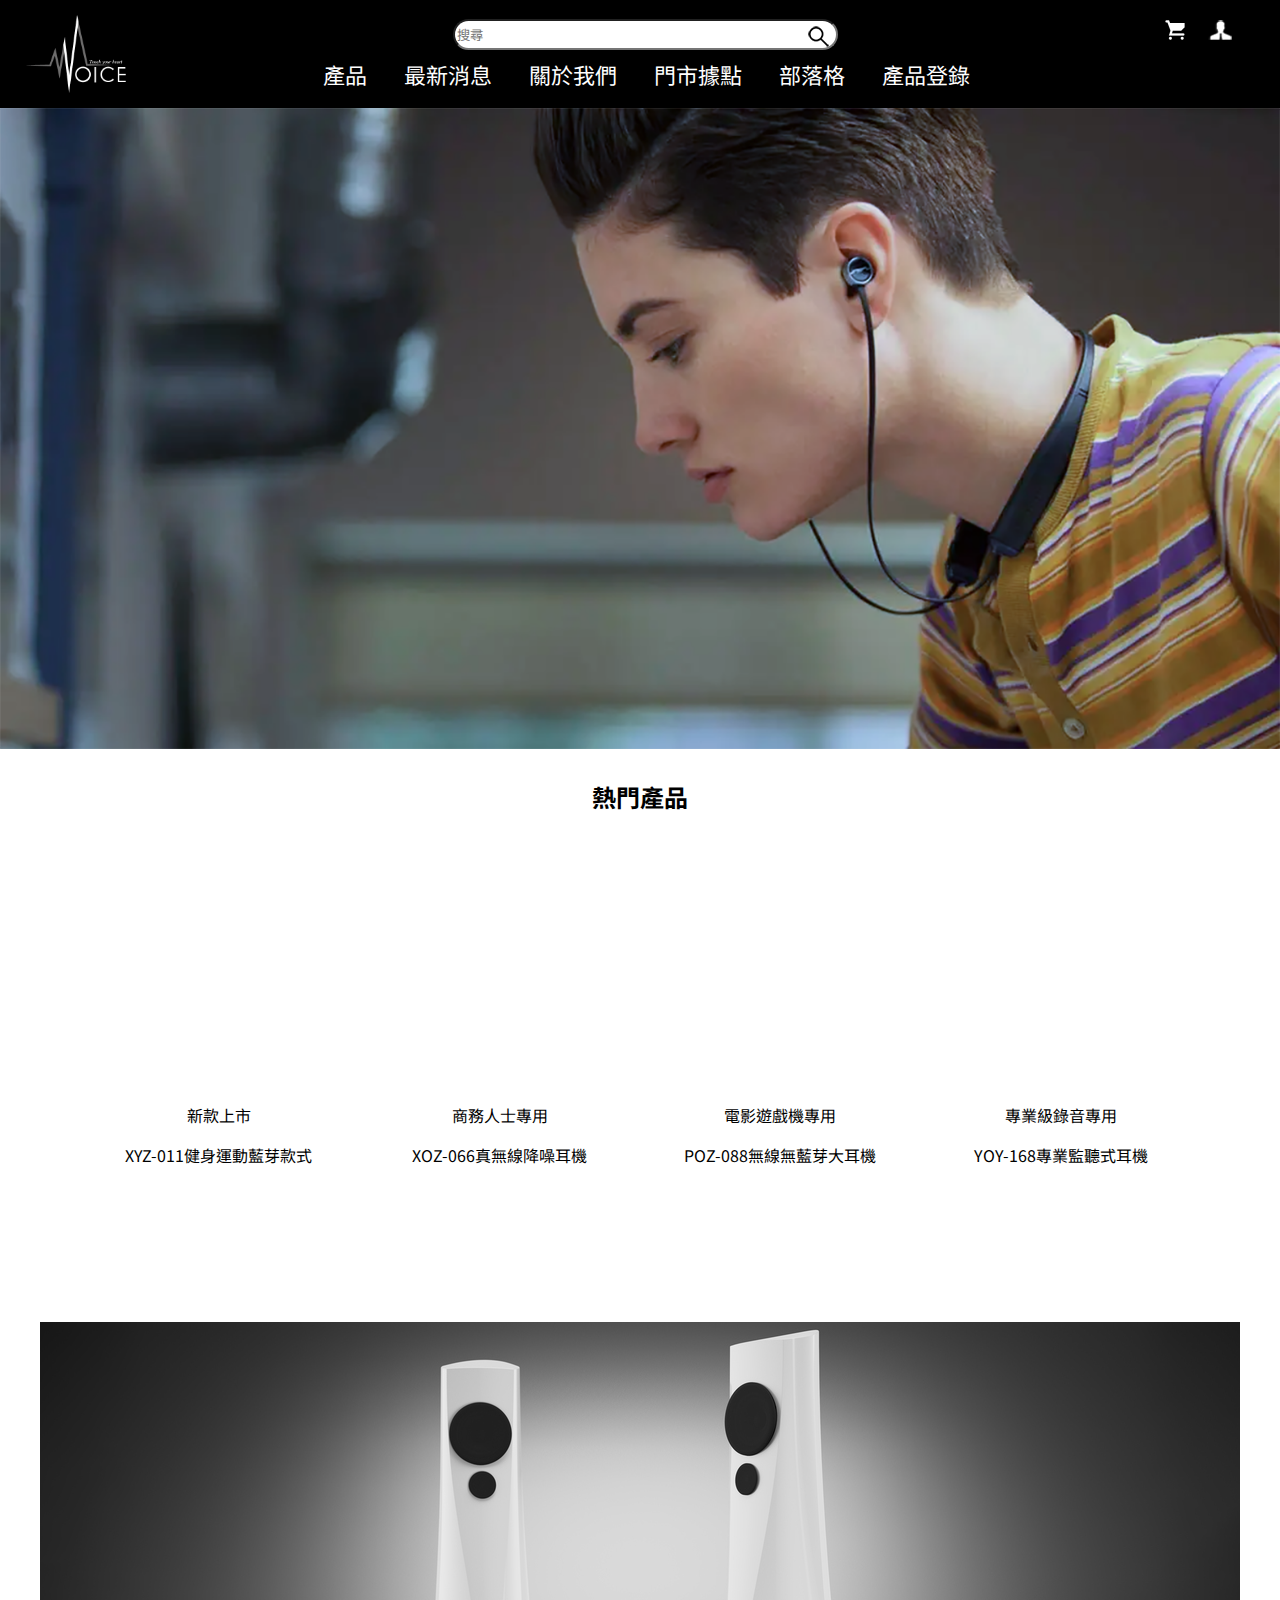
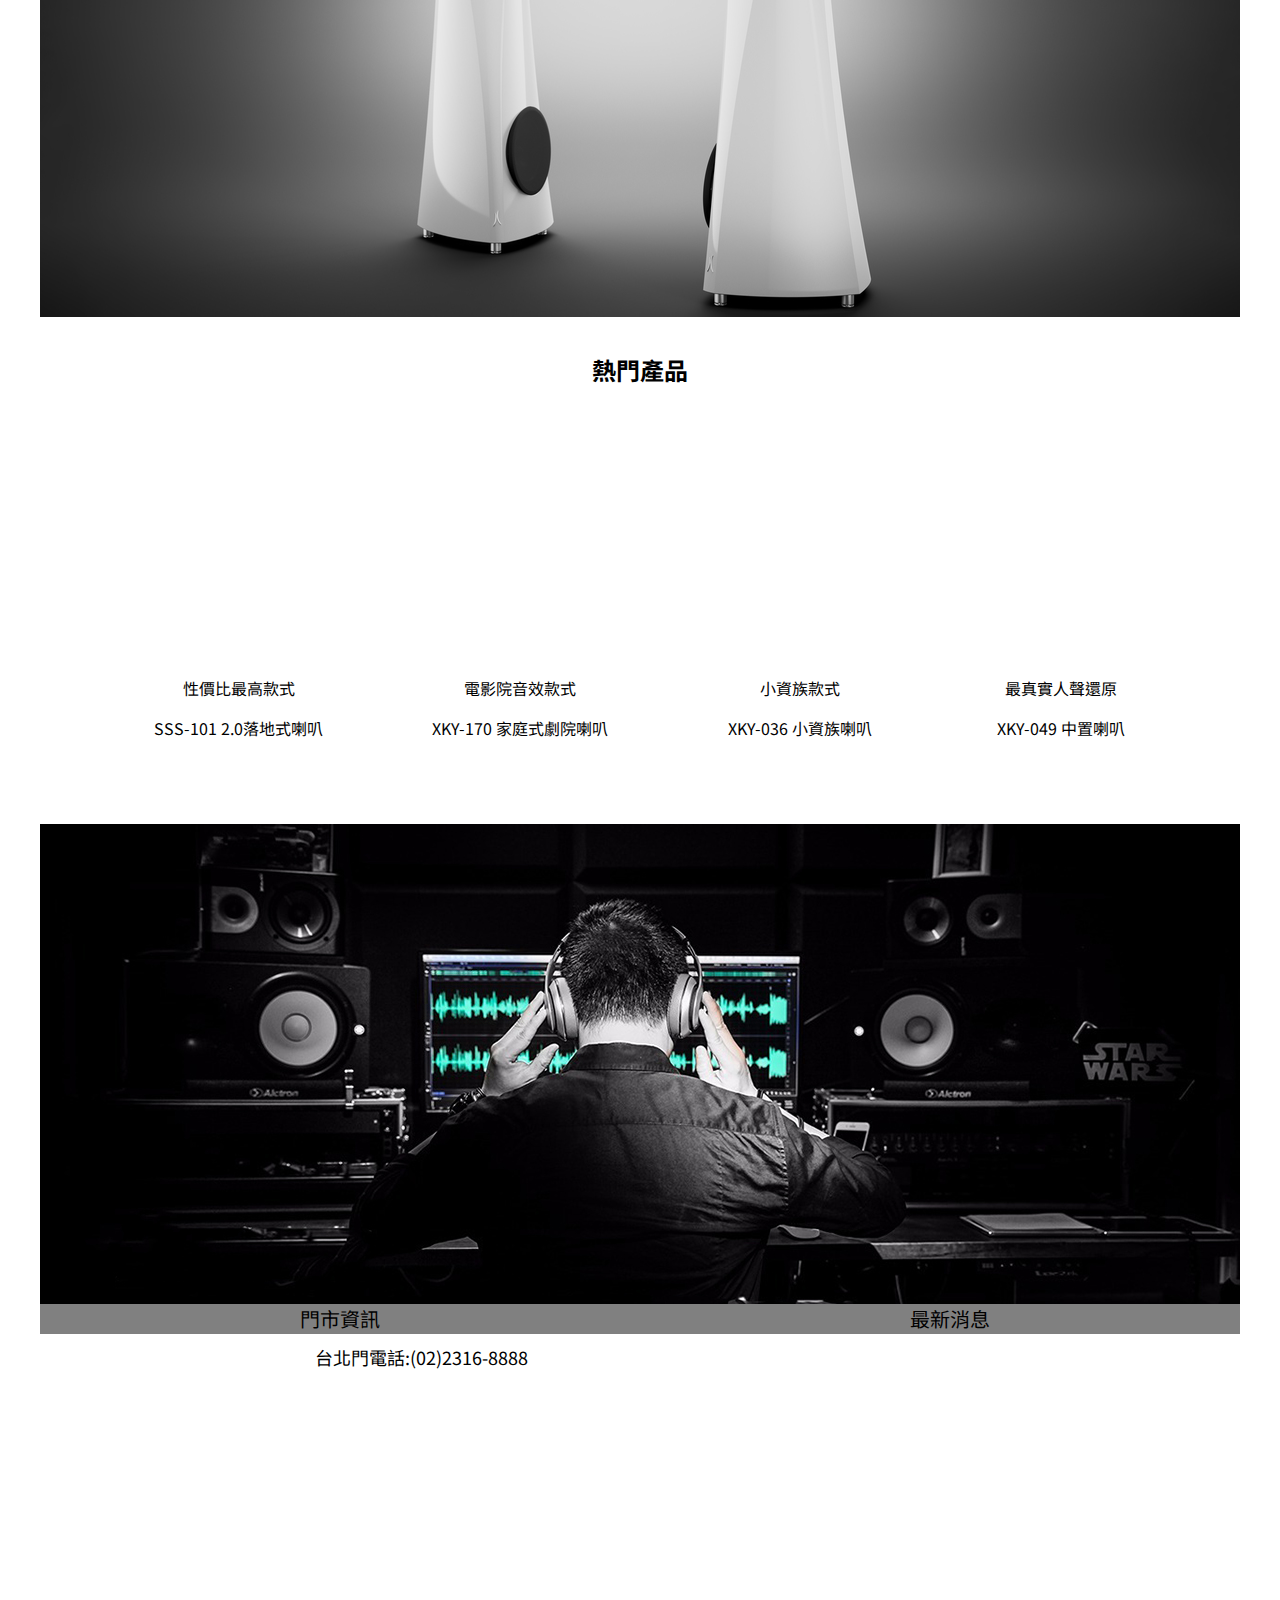
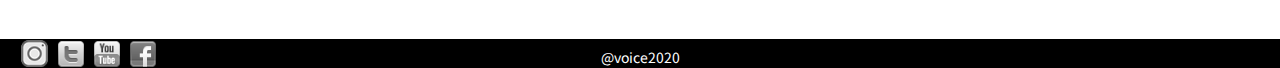
<file: index.html>
<!DOCTYPE html>
<html lang="zh-Hant">
<head>
  <meta charset="UTF-8">
  <meta name="viewport" content="width=device-width, initial-scale=1.0">
  <title>Index</title>
  <link rel="stylesheet" href="./css/index.css">
  <link href="https://unpkg.com/aos@2.3.1/dist/aos.css" rel="stylesheet">
</head>
<body>
  <!-- ==================header============== -->
  <input type="checkbox" name="" id="menu_control">
  <header class="header">
    <div class="logo_img"><a href="./index.html" ><img src="./images/logo_img.png" width="100px"></a></div>
    <div class="all">
      <div class="account_member">
        <input type="text" value="" placeholder="搜尋">
        <div class="shipping_cart"><img src="./images/cart.png" alt=""></div>
        <div class="account_login"><img src="./images/account1.png" alt=""></div>
      </div>
    
      <nav class="nav">  
        <ul class="link_list">
          <li><a href="./product.html">產品</a></li>
          <li><a href="./news.html">最新消息</a></li>
          <li><a href="./about us.html">關於我們</a></li>
          <li><a href="./store.html">門市據點</a></li>
          <li><a href="./blog.html">部落格</a></li>
          <li><a href="./register.html">產品登錄</a></li>
        </ul>
      </nav>   
    </div>
    <!-- =============漢堡=================== -->
    <label for="menu_control" class="menu_btn">
      <span class="1">選單</span>
    </label>
    <nav class="ham">
      <ul class="link_list">
        <li><a href="./product.html">產品</a></li>
        <li><a href="./news.html">最新消息</a></li>
        <li><a href="./about us.html">關於我們</a></li>
        <li><a href="./store.html">門市據點</a></li>
        <li><a href="./blog.html">部落格</a></li>
        <li><a href="./register.html">產品登錄</a></li>
      </ul>
    </nav>
  </header>

  <div id="sliderBoard">
    <ul>
      <li><img src="./images/1.jpg" alt=""></li>
      <li><img src="./images/2.jpg" alt=""></li>
      <li><img src="./images/3-3.jpg" alt=""></li>
      <li><img src="./images/3-4.jpg" alt=""></li>
      <li><img src="./images/3-5.jpg" alt=""></li>
    </ul>
  </div>

  <!-- ==============耳機============= -->
  <div class="main_container">
    <h2 class=popular_1>熱門產品</h2>
    <div class="product_line">
      <div class="product_1">
        <img src="./images/4.png" alt="" data-aos="fade-down-right" data-aos-duration="1000">
        <p>新款上市</p>
        <p>XYZ-011健身運動藍芽款式</p>
      </div>
      
      <div class="product_1">
        <img src="./images/5.png" alt="" data-aos="fade-down-right" data-aos-duration="1000">
        <p>商務人士專用</p>
        <P>XOZ-066真無線降噪耳機</P>
      </div>
    
      <div class="product_1">
        <img src="./images/6.png" alt="" data-aos="fade-down-right" data-aos-duration="1000">
        <p>電影遊戲機專用</p>
        <p>POZ-088無線無藍芽大耳機</p>
      </div>
      
      <div class="product_1">
        <img src="./images/7.png" alt="" data-aos="fade-down-right" data-aos-duration="1000">
        <p>專業級錄音專用</p>
        <p>YOY-168專業監聽式耳機</p>
      </div>  
    </div>
  </div>
<!-- ==================音響============================= -->
<div class="banner_middle">
  <img src="./images/8.png" alt="">
  <div class="content" data-aos="flip-left">
    <P class="xdx_100"><span>XDX-100</span></P>
    <p class="slog_middle">喇叭中的王者</p>
  </div>
</div>

<h2 class=popular_2>熱門產品</h2>
<div class="product_line2">
  <div class="product_2">
    <a href="./single-product.html"><img src="./images/26.png" alt="" data-aos="fade-up" data-aos-duration="1300"></a>
    <p>性價比最高款式</p>
    <p>SSS-101 2.0落地式喇叭</p>
  </div> 
  <div class="product_2">
    <img src="./images/10.png" alt="" data-aos="fade-up" data-aos-duration="1300">
    <p>電影院音效款式</p>
    <p>XKY-170 家庭式劇院喇叭</p>
  </div>
  <div class="product_2">
    <img src="./images/11.png" alt="" data-aos="fade-up" data-aos-duration="1300">
    <p>小資族款式</p>
    <p>XKY-036 小資族喇叭</p>
  </div>
  <div class="product_2">
    <img src="./images/12.png" alt="" data-aos="fade-up" data-aos-duration="1300">
    <p>最真實人聲還原</p>
    <p>XKY-049 中置喇叭</p>
  </div>
</div>
<!-- ==============關於我們==================== -->
  <div class="banner_down">
    <img src="./images/spk.png" alt="" data-aos="fade-right"
    data-aos-offset="300"
    data-aos-easing="ease-in-sine">
    <img src="./images/sk.jpg" alt="">
    <div class="content" data-aos="fade-down">
      <p class="slog1">創新及研發是永不停止.......... <a href="./about us.html">more。</a></p>
    </div>
  </div>
<!-- ==================最新消息及門市資訊=============== -->
  <div class="information">
    <div class="map_road">
      <div class="A">門市資訊 </div>
      <div class="map_1"><img src="./images/14.png" alt="" data-aos="flip-up"></div>
      <div class="store_1">台北門電話:(02)2316-8888</div>
    </div>

    <div class="news_1">
      <p class="title">最新消息</p>
      <p class="news" data-aos="fade-right"
      data-aos-easing="linear" data-aos-duration="1500">
        <span>2020-08-25</span>XDX-100台北門市試聽會</p>
      <p class="news" data-aos="fade-right"
      data-aos-easing="linear" data-aos-duration="1400" data-aos-delay="200">
        <span>2020-09-15</span>周年慶台北門市特賣會</p>
      <p class="news" data-aos="fade-right"
      data-aos-easing="linear" data-aos-duration="1400" data-aos-delay="200">
          <span>2020-11-11</span>雙十一電商平台特賣會</p>
      <p class="news" data-aos="fade-right"
      data-aos-easing="linear" data-aos-duration="1300" data-aos-delay="200">
        <span>2020-11-16</span>新品發表會 </p>
      <p class="news" data-aos="fade-right"
      data-aos-easing="linear" data-aos-duration="1200" data-aos-delay="200">
        <span>2020-12-05</span>耳機組裝教學 </p>
      <p class="news" data-aos="fade-right"
      data-aos-easing="linear" data-aos-duration="1100" data-aos-delay="100">
        <span>2020-12-20</span>玩家級音響改裝教學 </p>
    </div>
  </div> 


<!-- ==============footer=========================== -->
<footer class="footer">
  <div class="right_right">@voice2020</div>
  <div class="social_media">
    <div class="ig_ig"><img src="./images/IG.png" alt=""></div>
    <div class="tw_tw"><img src="./images/twitter.png" alt=""></div>
    <div class="yt_yt"><img src="./images/youtube.png" alt=""></div>
    <div class="fb_fb"><img src="./images/facebook.png" alt=""></div>
  </div>
</footer>
<script src="https://unpkg.com/aos@2.3.1/dist/aos.js"></script>
<script>
  AOS.init();
</script>
</body>
</html>
</file>
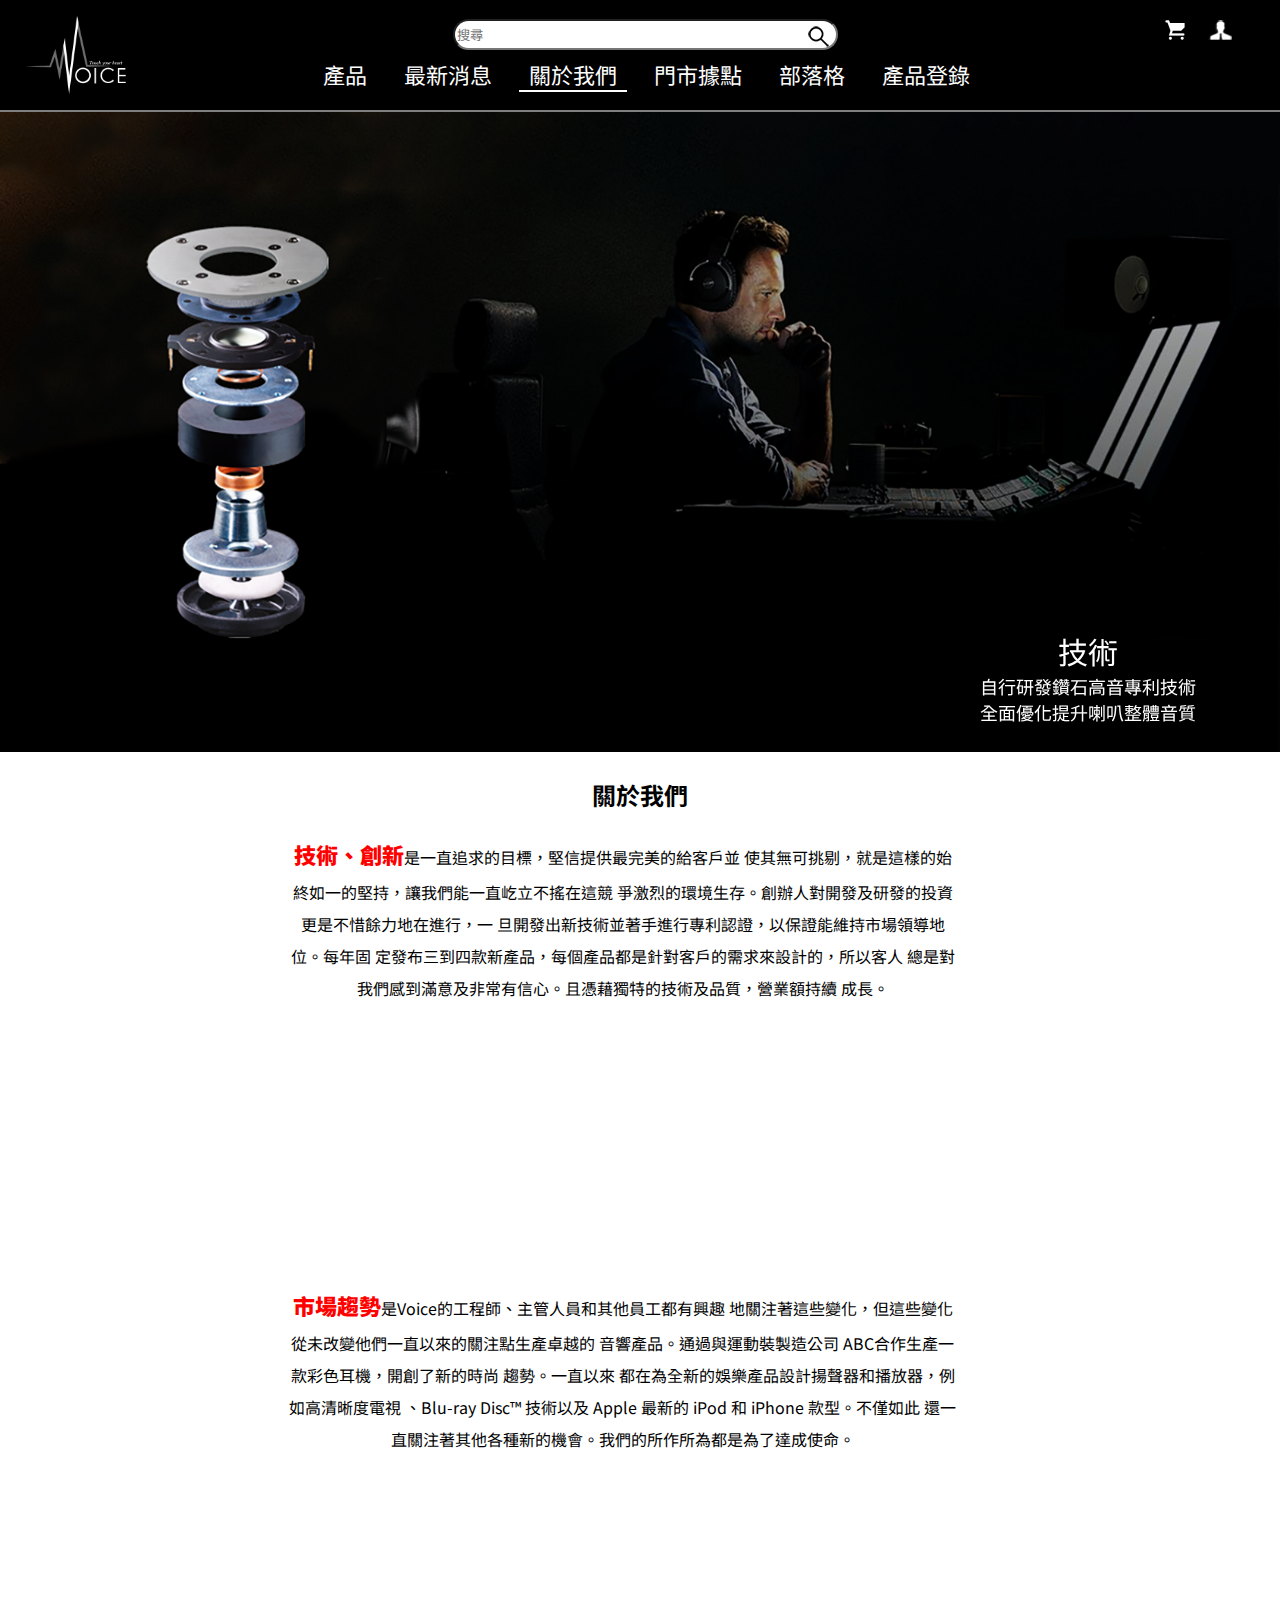
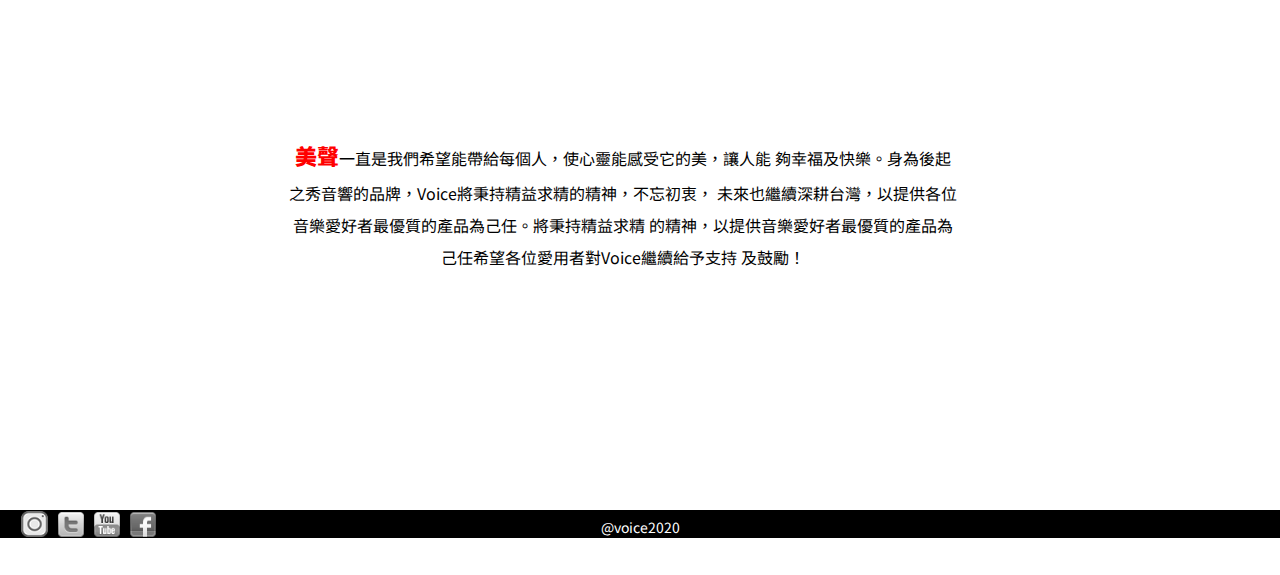
<file: about us.html>
<!DOCTYPE html>
<html lang="zh-Hant">
<head>
  <meta charset="UTF-8">
  <meta name="viewport" content="width=device-width, initial-scale=1.0">
  <title>About us</title>
  <link rel="stylesheet" href="./css/about us.css">
  <link href="https://unpkg.com/aos@2.3.1/dist/aos.css" rel="stylesheet">
</head>
<body>
  <!-- ======header=============== -->
  <input type="checkbox" name="" id="menu_control">
  <header class="header">
    <div class="logo_img"><a href="./index.html" ><img src="./images/logo_img.png" width="100px"></a></div>
    <div class="all">
      <div class="account_member">
        <input type="text" value="" placeholder="搜尋">
        <div class="shipping_cart"><img src="./images/cart.png" alt=""></div>
        <div class="account_login"><img src="./images/account1.png" alt=""></div>
      </div>
    
      <nav class="nav">  
        <ul class="link_list">
          <li><a href="./product.html">產品</a></li>
          <li><a href="./news.html">最新消息</a></li>
          <li class="underline"><a href="./about us.html">關於我們</a></li>
          <li><a href="./store.html">門市據點</a></li>
          <li><a href="./blog.html">部落格</a></li>
          <li><a href="./register.html">產品登錄</a></li>
        </ul>
      </nav>   
    </div>
    <!-- =============漢堡=================== -->
    <label for="menu_control" class="menu_btn">
      <span class="1">選單</span>
    </label>
    <nav class="ham">
      <ul class="link_list">
        <li><a href="./product.html">產品</a></li>
        <li><a href="./news.html">最新消息</a></li>
        <li class="underline"><a href="./about us.html">關於我們</a></li>
        <li><a href="./store.html">門市據點</a></li>
        <li><a href="./blog.html">部落格</a></li>
        <li><a href="./register.html">產品登錄</a></li>
      </ul>
    </nav>
  </header>
  <!-- ==============關於我們圖片=============================== -->
  <div class="about_us">
    <img src="./images/19.png" alt="">
    <div class="content" data-aos="flip-left">
      <p class="skill">技術</p>
      <p>自行研發鑽石高音專利技術</p>
      <p>全面優化提升喇叭整體音質</p>
    </div>
  </div>
  <!-- ===============關於我們文字============================== -->
  <h2>關於我們</h2>
  <div class="our_description">
    <div class="first_1">
      <span>技術、創新</span>是一直追求的目標，堅信提供最完美的給客戶並
      使其無可挑剔，就是這樣的始終如一的堅持，讓我們能一直屹立不搖在這競
      爭激烈的環境生存。創辦人對開發及研發的投資更是不惜餘力地在進行，一
      旦開發出新技術並著手進行專利認證，以保證能維持市場領導地位。每年固
      定發布三到四款新產品，每個產品都是針對客戶的需求來設計的，所以客人
      總是對我們感到滿意及非常有信心。且憑藉獨特的技術及品質，營業額持續
      成長。
    </div>
    <div class="photo_1"><img src="./images/38.png" alt="" data-aos="fade-down-right"></div> 
    <br>
    <br>
    <br>
    <br>
    <div class="second_2">
      <span>市場趨勢</span>是Voice的工程師、主管人員和其他員工都有興趣
      地關注著這些變化，但這些變化從未改變他們一直以來的關注點生產卓越的
      音響產品。通過與運動裝製造公司 ABC合作生產一款彩色耳機，開創了新的時尚
      趨勢。一直以來 都在為全新的娛樂產品設計揚聲器和播放器，例如高清晰度電視
      、Blu-ray Disc™ 技術以及 Apple 最新的 iPod 和 iPhone 款型。不僅如此
      還一直關注著其他各種新的機會。我們的所作所為都是為了達成使命。
    </div>
    <div class="photo_1"><img src="./images/36.png" alt="" data-aos="fade-right"></div> 
    <br>
    <br> 
    <br>
    <br>
    <div class="third_3">
      <span>美聲</span>一直是我們希望能帶給每個人，使心靈能感受它的美，讓人能
      夠幸福及快樂。身為後起之秀音響的品牌，Voice將秉持精益求精的精神，不忘初衷，
      未來也繼續深耕台灣，以提供各位音樂愛好者最優質的產品為己任。將秉持精益求精
      的精神，以提供音樂愛好者最優質的產品為己任希望各位愛用者對Voice繼續給予支持
      及鼓勵！      
    </div>
    <div class="photo_1"><img src="./images/37.png" alt="" data-aos="fade-up"></div> 
  </div>
  <!-- ================================footer===================== -->
  <footer class="footer">
    <div class="right_right">@voice2020</div>
    <div class="social_media">
      <div class="ig_ig"><img src="./images/IG.png" alt=""></div>
      <div class="tw_tw"><img src="./images/twitter.png" alt=""></div>
      <div class="yt_yt"><img src="./images/youtube.png" alt=""></div>
      <div class="fb_fb"><img src="./images/facebook.png" alt=""></div>
    </div>
  </footer>
  <script src="https://unpkg.com/aos@2.3.1/dist/aos.js"></script>
  <script>
    AOS.init();
  </script>
</body>
</html>
</file>
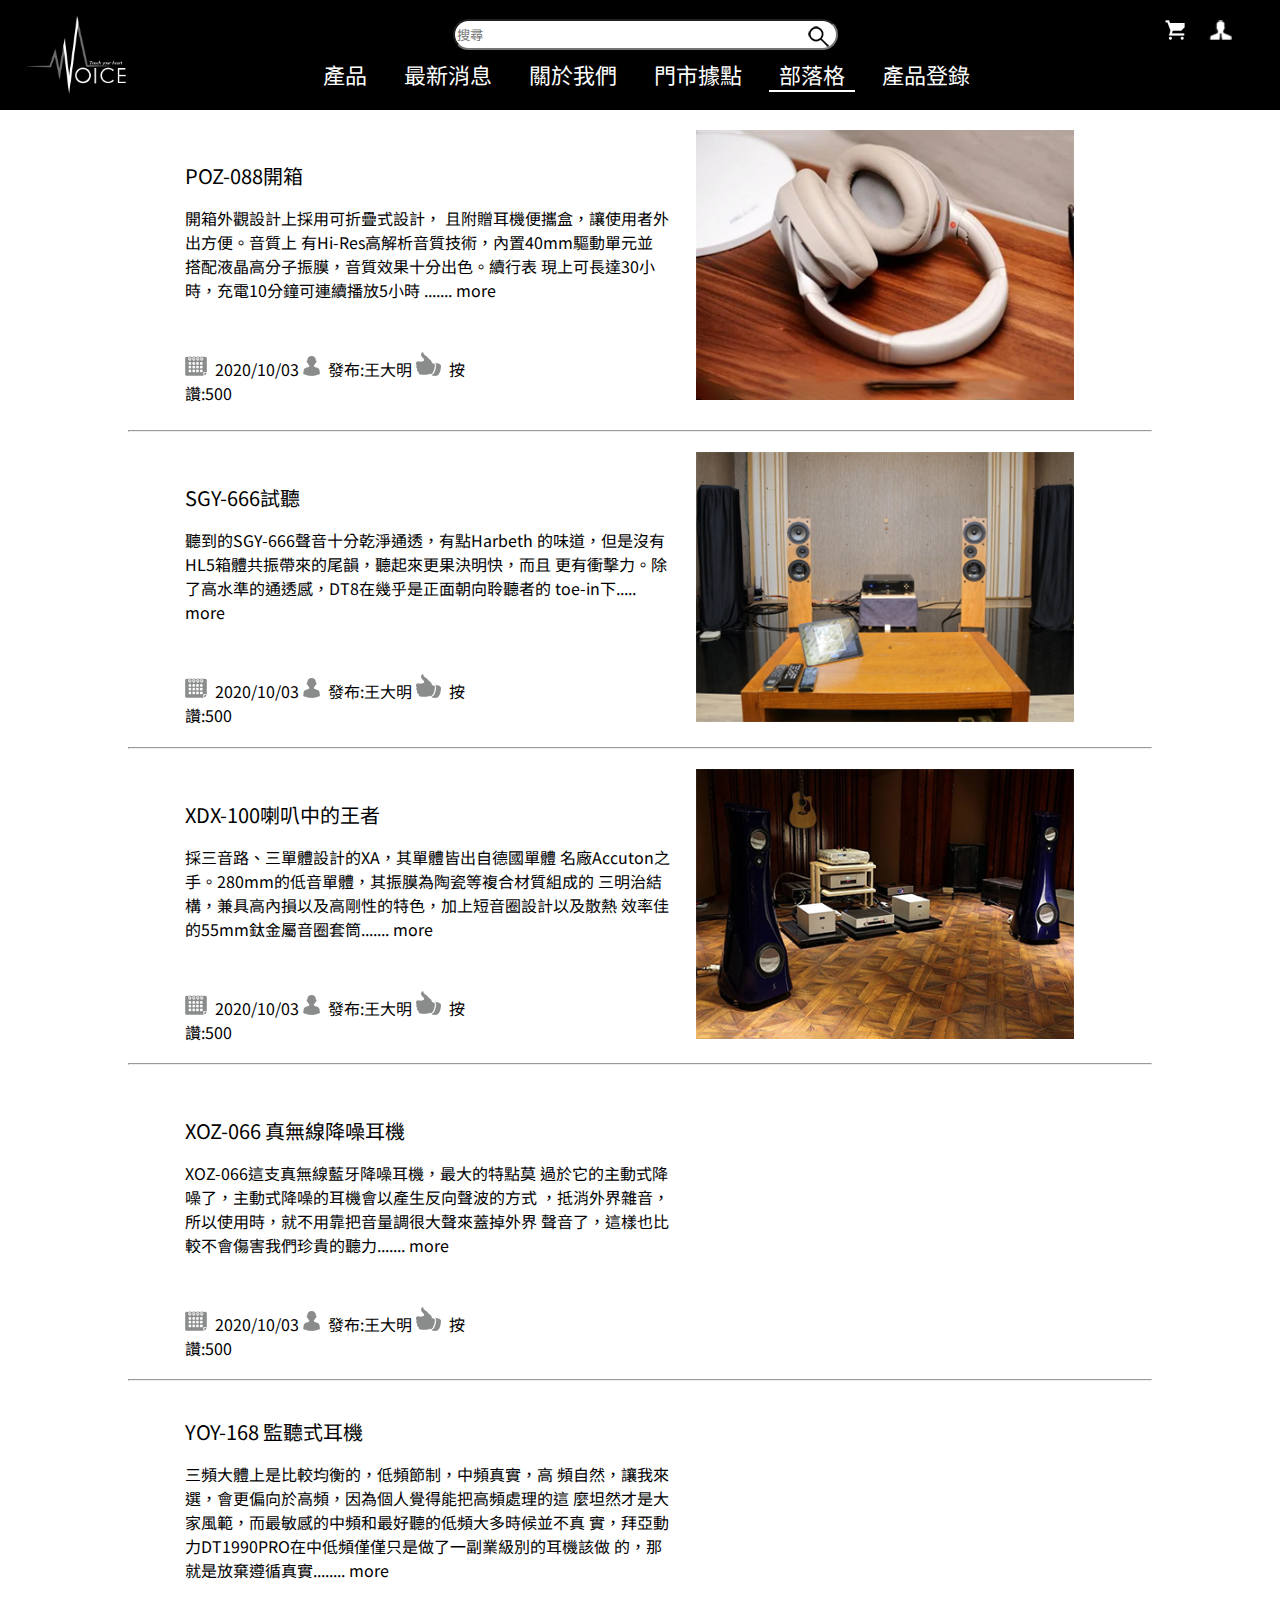
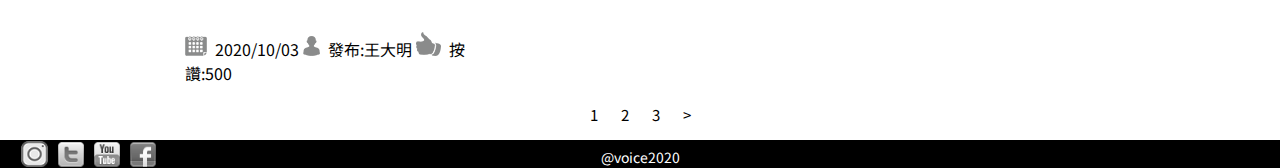
<file: blog.html>
<!DOCTYPE html>
<html lang="zh-Hant">
<head>
  <meta charset="UTF-8">
  <meta name="viewport" content="width=device-width, initial-scale=1.0">
  <title>Blog</title>
  <link rel="stylesheet" href="./css/blog.css">
  <link href="https://unpkg.com/aos@2.3.1/dist/aos.css" rel="stylesheet">
</head>
<body>
  <!-- ==================header============== -->
  <input type="checkbox" name="" id="menu_control">
  <header class="header">
    <div class="logo_img"><a href="./index.html" ><img src="./images/logo_img.png" width="100px"></a></div>
    <div class="all">
      <div class="account_member">
        <input type="text" value="" placeholder="搜尋">
        <div class="shipping_cart"><img src="./images/cart.png" alt=""></div>
        <div class="account_login"><img src="./images/account1.png" alt=""></div>
      </div>
    
      <nav class="nav">  
        <ul class="link_list">
          <li><a href="./product.html">產品</a></li>
          <li><a href="./news.html">最新消息</a></li>
          <li><a href="./about us.html">關於我們</a></li>
          <li><a href="./store.html">門市據點</a></li>
          <li class="underline"><a href="./blog.html">部落格</a></li>
          <li><a href="./register.html">產品登錄</a></li>
        </ul>
      </nav>   
    </div>
    <!-- =============漢堡=================== -->
    <label for="menu_control" class="menu_btn">
      <span class="1">選單</span>
    </label>
    <nav class="ham">
      <ul class="link_list">
        <li><a href="./product.html">產品</a></li>
        <li><a href="./news.html">最新消息</a></li>
        <li><a href="./about us.html">關於我們</a></li>
        <li><a href="./store.html">門市據點</a></li>
        <li class="underline"><a href="./blog.html">部落格</a></li>
        <li><a href="./register.html">產品登錄</a></li>
      </ul>
    </nav>
  </header>

<!-- ======================開箱及介紹文============= -->
<div class="poz_088">
  <div class="poz_content">
    <p class="poz_088"><span>POZ-088開箱</span></p>
    <p class="poz_1">開箱外觀設計上採用可折疊式設計，
        且附贈耳機便攜盒，讓使用者外出方便。音質上
        有Hi-Res高解析音質技術，內置40mm驅動單元並
        搭配液晶高分子振膜，音質效果十分出色。續行表
        現上可長達30小時，充電10分鐘可連續播放5小時
        ....... <a href="#">more</a>
    </p>
    <div class="blog_1">
      <img src="./images/calendar.png" alt="">&ensp;2020/10/03
      <img src="./images/admin.png" alt="">&ensp;發布:王大明
      <img src="./images/good.png" alt="">&ensp;按讚:500
    </div>
  </div>
  <div class="poz_photo">
    <img src="./images/POZ-088.png" alt="" data-aos="fade-right"
    data-aos-easing="linear" data-aos-duration="1300">
  </div>
</div>
<hr>
<!-- ========================SGY-6666=========================== -->
<div class="sgy_666">
  <div class="sgy_content">
    <p class="sgy_666"><span>SGY-666試聽</span></p>
    <p class="sgy_1">聽到的SGY-666聲音十分乾淨通透，有點Harbeth
      的味道，但是沒有HL5箱體共振帶來的尾韻，聽起來更果決明快，而且
      更有衝擊力。除了高水準的通透感，DT8在幾乎是正面朝向聆聽者的
      toe-in下..... <a href="#">more</a> 
    </p>
    <div class="blog_1">
      <img src="./images/calendar.png" alt="">&ensp;2020/10/03
      <img src="./images/admin.png" alt="">&ensp;發布:王大明
      <img src="./images/good.png" alt="">&ensp;按讚:500
    </div>
  </div>
  <div class="sgy_photo">
    <img src="./images/SGY-666.png" alt="" data-aos="fade-right"
    data-aos-easing="linear" data-aos-duration="1300" data-aos-delay="500">
  </div>
</div>
<hr>
<!-- =======================xdx-100========================= -->
<div class="xdx_100">
  <div class="xdx_content">
    <p class="xdx_100"><span>XDX-100喇叭中的王者</span></p>
    <p class="xdx_1">採三音路、三單體設計的XA，其單體皆出自德國單體
      名廠Accuton之手。280mm的低音單體，其振膜為陶瓷等複合材質組成的
      三明治結構，兼具高內損以及高剛性的特色，加上短音圈設計以及散熱
      效率佳的55mm鈦金屬音圈套筒....... <a href="#">more</a> 
    </p>
    <div class="blog_1">
      <img src="./images/calendar.png" alt="">&ensp;2020/10/03
      <img src="./images/admin.png" alt="">&ensp;發布:王大明
      <img src="./images/good.png" alt="">&ensp;按讚:500
    </div>
  </div>
  <div class="xdx_photo"><img src="./images/xdx-100.png" alt="" data-aos="fade-right"
    data-aos-easing="linear" data-aos-duration="1300" data-aos-delay="500"></div>
</div>
<hr>
<!-- ======================xoz-066=========== -->
<div class="xoz_066">
  <div class="xoz_content">
    <p class="xoz_066"><span>XOZ-066 真無線降噪耳機</span></p>
    <p class="xoz_1">XOZ-066這支真無線藍牙降噪耳機，最大的特點莫
      過於它的主動式降噪了，主動式降噪的耳機會以產生反向聲波的方式
      ，抵消外界雜音，所以使用時，就不用靠把音量調很大聲來蓋掉外界
      聲音了，這樣也比較不會傷害我們珍貴的聽力....... <a href="#">more</a> 
    </p>
    <div class="blog_1">
      <img src="./images/calendar.png" alt="">&ensp;2020/10/03
      <img src="./images/admin.png" alt="">&ensp;發布:王大明
      <img src="./images/good.png" alt="">&ensp;按讚:500
    </div>
  </div>
  <div class="xoz_photo"><img src="./images/XOZ-066.png" alt="" data-aos="fade-right"
    data-aos-easing="linear" data-aos-duration="1300" data-aos-delay="500"></div>
</div>
<hr>
<!-- ======================yoy-168========================== -->
<div class="yoy_168">
  <div class="yoy_content">
    <p class="yoy_168"><span>YOY-168 監聽式耳機</span></p>
    <p class="yoy_1">三頻大體上是比較均衡的，低頻節制，中頻真實，高
      頻自然，讓我來選，會更偏向於高頻，因為個人覺得能把高頻處理的這
      麼坦然才是大家風範，而最敏感的中頻和最好聽的低頻大多時候並不真
      實，拜亞動力DT1990PRO在中低頻僅僅只是做了一副業級別的耳機該做
      的，那就是放棄遵循真實........ <a href="#">more</a> 
    </p>
    <div class="blog_1">
      <img src="./images/calendar.png" alt="">&ensp;2020/10/03
      <img src="./images/admin.png" alt="">&ensp;發布:王大明
      <img src="./images/good.png" alt="">&ensp;按讚:500
    </div>
  </div>
  <div class="yoy_photo"><img src="./images/YOY-168.png" alt="" data-aos="fade-right"
    data-aos-easing="linear" data-aos-duration="1300" data-aos-delay="500"></div>
</div>
<!-- ===================頁數======================= -->
<div class="pagination_block">
  <ul class="pagination">
    <li>
      <a href="#" class="-on">1</a>
    </li>
    <li>
      <a href="#">2</a>
    </li>
    <li>
      <a href="#">3</a>
    </li>
    <li>
      <a href="#">></a>
    </li>
  </ul>
</div>
  <!-- ======================footer======================= -->
  <footer class="footer">
    <div class="right_right">@voice2020</div>
    <div class="social_media">
      <div class="ig_ig"><img src="./images/IG.png" alt=""></div>
      <div class="tw_tw"><img src="./images/twitter.png" alt=""></div>
      <div class="yt_yt"><img src="./images/youtube.png" alt=""></div>
      <div class="fb_fb"><img src="./images/facebook.png" alt=""></div>
    </div>
  </footer>
  <script src="https://unpkg.com/aos@2.3.1/dist/aos.js"></script>
  <script>
    AOS.init();
  </script>
</body>
</html>
</file>
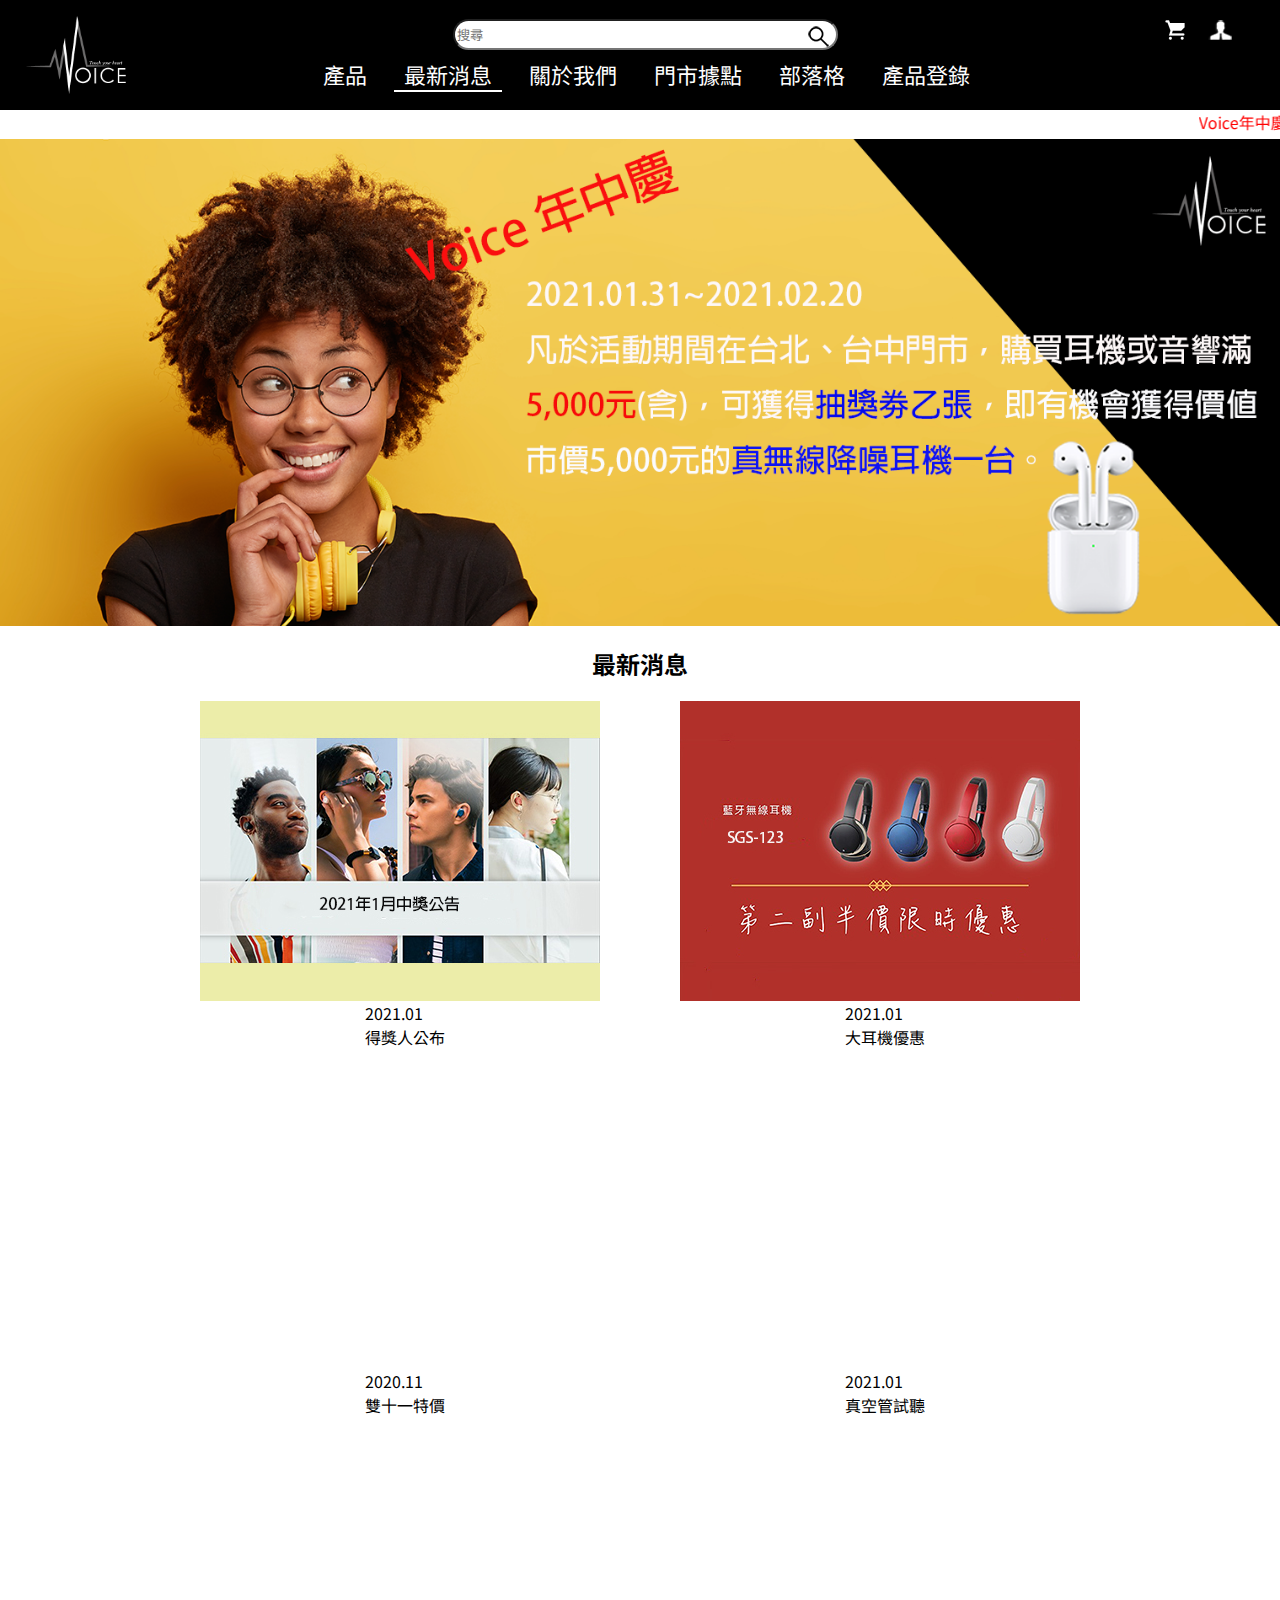
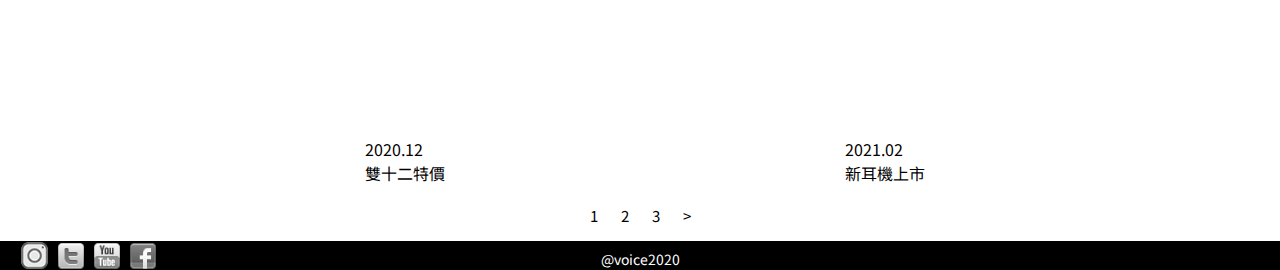
<file: news.html>
<!DOCTYPE html>
<html lang="zh-Hant">
<head>
  <meta charset="UTF-8">
  <meta name="viewport" content="width=device-width, initial-scale=1.0">
  <title>news</title>
  <link rel="stylesheet" href="./css/news.css">
  <link href="https://unpkg.com/aos@2.3.1/dist/aos.css" rel="stylesheet">
</head>
<body>
  <!-- ==================header============== -->
  <input type="checkbox" name="" id="menu_control">
  <header class="header">
    <div class="logo_img"><a href="./index.html" ><img src="./images/logo_img.png" width="100px"></a></div>
    <div class="all">
      <div class="account_member">
        <input type="text" value="" placeholder="搜尋">
        <div class="shipping_cart"><img src="./images/cart.png" alt=""></div>
        <div class="account_login"><img src="./images/account1.png" alt=""></div>
      </div>
    
      <nav class="nav">  
        <ul class="link_list">
          <li><a href="./product.html">產品</a></li>
          <li class="underline"><a href="./news.html">最新消息</a></li>
          <li><a href="./about us.html">關於我們</a></li>
          <li><a href="./store.html">門市據點</a></li>
          <li><a href="./blog.html">部落格</a></li>
          <li><a href="./register.html">產品登錄</a></li>
        </ul>
      </nav>   
    </div>
    <!-- =============漢堡=================== -->
    <label for="menu_control" class="menu_btn">
      <span class="1">選單</span>
    </label>
    <nav class="ham">
      <ul class="link_list">
        <li><a href="./product.html">產品</a></li>
        <li class="underline"><a href="./news.html">最新消息</a></li>
        <li><a href="./about us.html">關於我們</a></li>
        <li><a href="./store.html">門市據點</a></li>
        <li><a href="./blog.html">部落格</a></li>
        <li><a href="./register.html">產品登錄</a></li>
      </ul>
    </nav>
  </header>
<!-- ===============消息欄位================== -->
<marquee direction="left" height="2%" scrollamount="5" behavior="scroll">
  Voice年中慶一月三十日至二月二十日&emsp; SAS-686 二月十七日上市 &emsp; XDX-100 一月三十一日試聽會
</marquee>
<div class="news_photo">
    <img src="./images/21-1.png" alt=""> 
  </div>
<!-- ======================第一排消息========================== -->
<h2>最新消息</h2>
<div class="news">
    <div class="news_1">
      <a href=""><img src="./images/202007.jpg" alt="" data-aos="flip-up"></a>
      <p class="info_1"><span>2021.01</span><br>
        得獎人公布</p>
    </div>

    <div class="news_2">
      <a href=""><img src="./images/123.jpg" alt="" data-aos="flip-up"></a>
      <p class="info_2"><span>2021.01</span><br>
        大耳機優惠</p>
    </div>
<!-- =========================第二排消息=========== -->
    <div class="news_3">
      <a href=""><img src="./images/1111.jpg" alt="" data-aos="flip-left"></a>
      <p class="info_3"><span>2020.11</span><br>
        雙十一特價</p>
    </div>

    <div class="news_4">
      <a href=""><img src="./images/101.jpg" alt="" data-aos="flip-right"></a>
      <p class="info_4"><span>2021.01</span><br>
        真空管試聽</p>
    </div>
<!-- ============================第三排消息=============== -->
    <div class="news_5">
      <a href=""><img src="./images/1212.jpg" alt="" data-aos="flip-down"></a>
      <p class="info_5"><span>2020.12</span><br>
        雙十二特價</p>
    </div>

    <div class="news_6">
      <a href=""><img src="./images/686.jpg" alt=""  data-aos="flip-down"></a>
      <p class="info_6"><span>2021.02</span><br>
        新耳機上市</p>
    </div>
</div>    
  <!-- ===================頁數======================= -->
<div class="pagination_block">
  <ul class="pagination">
    <li>
      <a href="#" class="-on">1</a>
    </li>
    <li>
      <a href="#">2</a>
    </li>
    <li>
      <a href="#">3</a>
    </li>
    <li>
      <a href="#">></a>
    </li>
  </ul>
</div>
<!-- ======================footer======================= -->
<footer class="footer">
  <div class="right_right">@voice2020</div>
  <div class="social_media">
    <div class="ig_ig"><img src="./images/IG.png" alt=""></div>
    <div class="tw_tw"><img src="./images/twitter.png" alt=""></div>
    <div class="yt_yt"><img src="./images/youtube.png" alt=""></div>
    <div class="fb_fb"><img src="./images/facebook.png" alt=""></div>
  </div>
</footer>
<script src="https://unpkg.com/aos@2.3.1/dist/aos.js"></script>
<script>
  AOS.init();
</script>
</body>
</html>
</file>
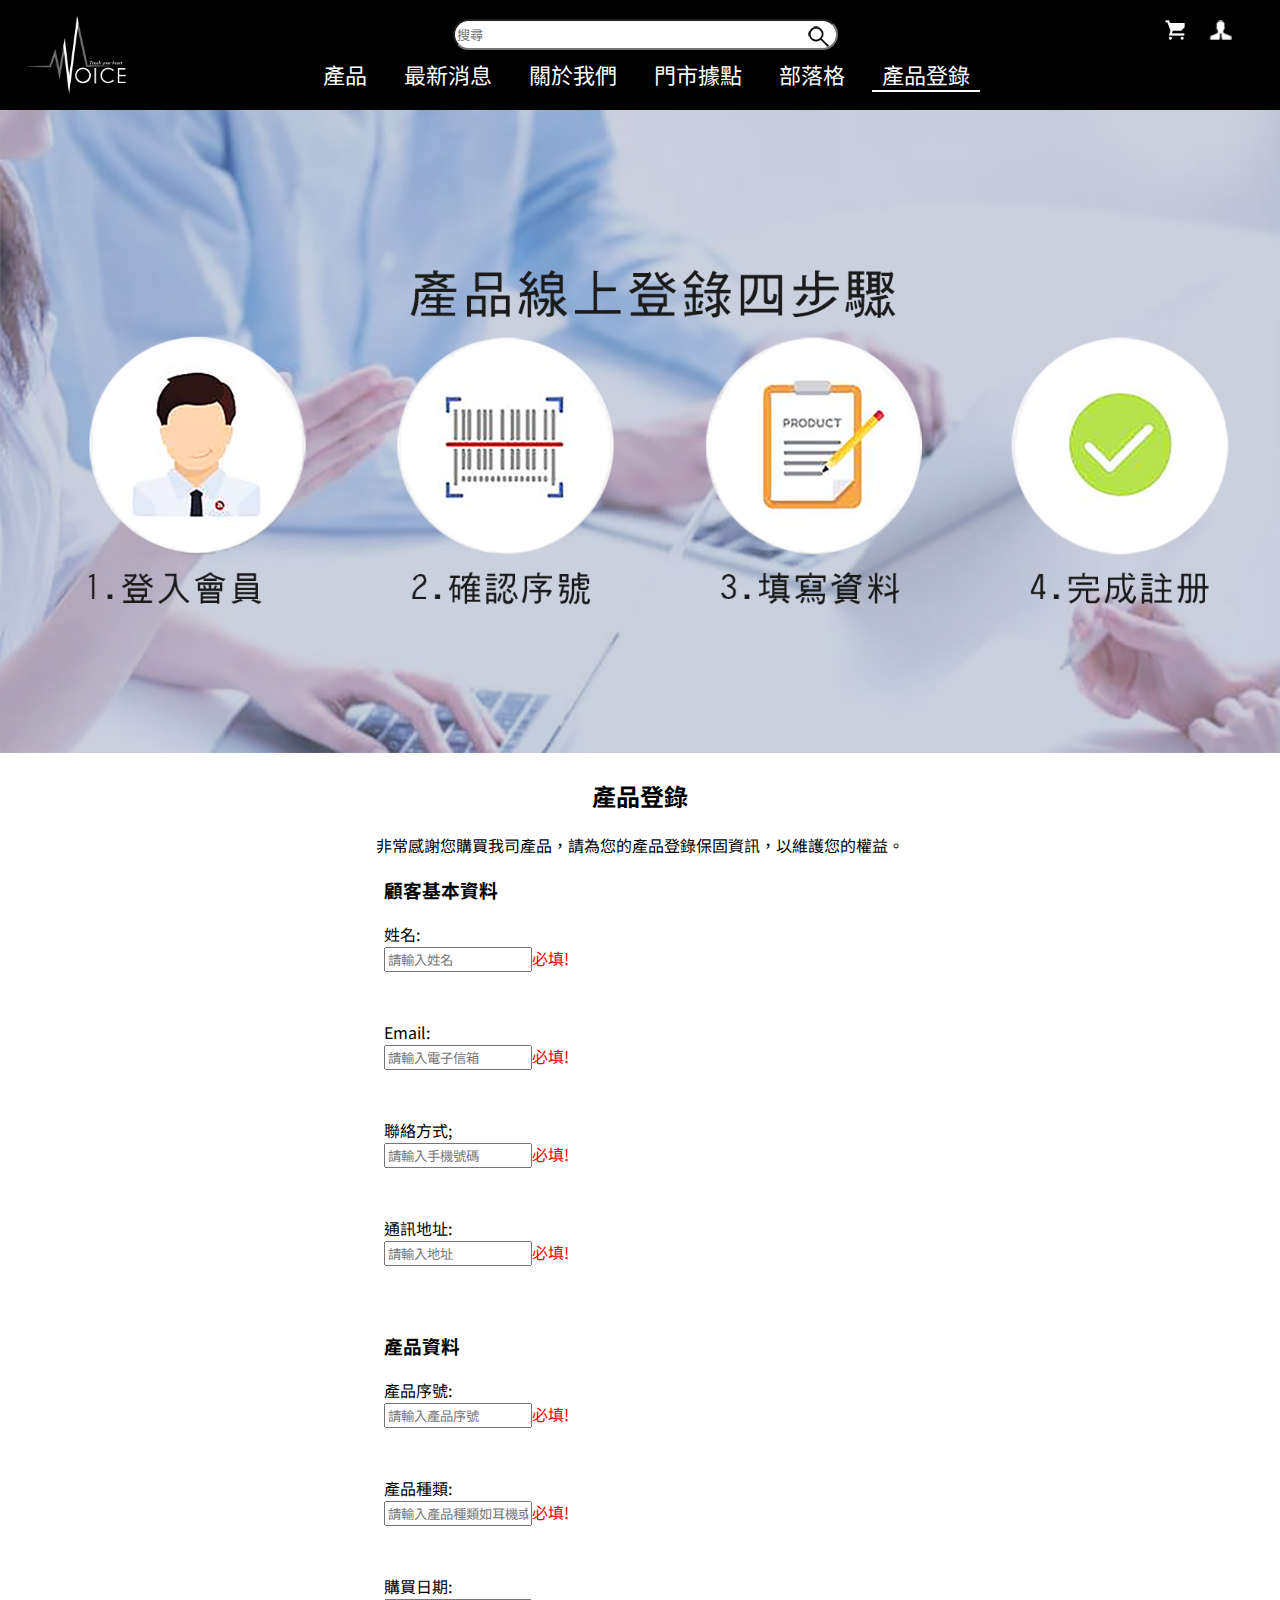
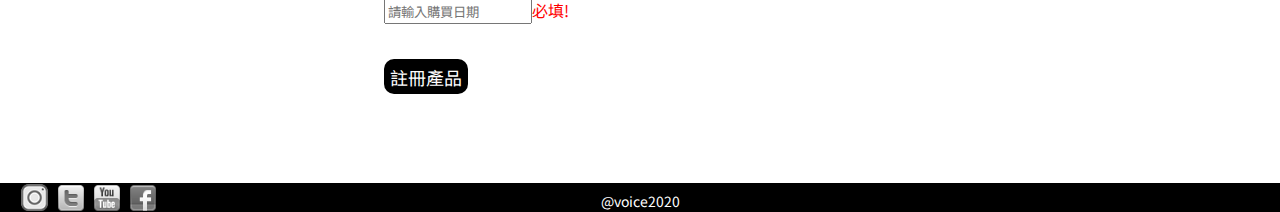
<file: register.html>
<!DOCTYPE html>
<html lang="zh-Hant">
<head>
  <meta charset="UTF-8">
  <meta name="viewport" content="width=device-width, initial-scale=1.0">
  <title>Register</title>
  <link rel="stylesheet" href="./css/register.css">
  <link href="https://unpkg.com/aos@2.3.1/dist/aos.css" rel="stylesheet">
</head>
<body>
  <input type="checkbox" name="" id="menu_control">
  <header class="header">
    <div class="logo_img"><a href="./index.html" ><img src="./images/logo_img.png" width="100px"></a></div>
    <div class="all">
      <div class="account_member">
        <input type="text" value="" placeholder="搜尋">
        <div class="shipping_cart"><img src="./images/cart.png" alt=""></div>
        <div class="account_login"><img src="./images/account1.png" alt=""></div>
      </div>
    
      <nav class="nav">  
        <ul class="link_list">
          <li><a href="./product.html">產品</a></li>
          <li><a href="./news.html">最新消息</a></li>
          <li><a href="./about us.html">關於我們</a></li>
          <li><a href="./store.html">門市據點</a></li>
          <li><a href="./blog.html">部落格</a></li>
          <li class="underline"><a href="./register.html">產品登錄</a></li>
        </ul>
      </nav>   
    </div>
    <!-- =============漢堡=================== -->
    <label for="menu_control" class="menu_btn">
      <span class="1">選單</span>
    </label>
    <nav class="ham">
      <ul class="link_list">
        <li><a href="./product.html">產品</a></li>
        <li><a href="./news.html">最新消息</a></li>
        <li><a href="./about us.html">關於我們</a></li>
        <li><a href="./store.html">門市據點</a></li>
        <li><a href="./blog.html">部落格</a></li>
        <li class="underline"><a href="./register.html">產品登錄</a></li>
      </ul>
    </nav>
    </header> 
<!-- ===============線上註冊圖片============ -->
  <div class="teaching_step">
    <img src="./images/15.png" alt="">
  </div>

  <!-- ================產品線上登錄============== -->
  <h2>產品登錄</h2>
  <div class="warranty_1">非常感謝您購買我司產品，請為您的產品登錄保固資訊，以維護您的權益。</div>
<!-- ==============線上表單填寫========================== -->
  <div class="form_list">
    <form action="#" method="#">
      <h3>顧客基本資料</h3>
      <label for="name">姓名:</label><br>
      <div style="color: red;"><input type="text" placeholder="請輸入姓名" name="name">必填!</div>
      <br>
      <br>
      <label for="email">Email:</label><br>
      <div style="color: red;"> <input type="text" placeholder="請輸入電子信箱">必填!</div>
      <br>
      <br>
      <label for="tel">聯絡方式;</label>
      <div style="color: red;"><input type="text" placeholder="請輸入手機號碼">必填!</div>
      <br>
      <br>
      <label for="address">通訊地址:</label>
      <div style="color: red;"><input type="text" placeholder="請輸入地址">必填!</div>
      <br>
      <br>
      <h3>產品資料</h3>
      <label for="number">產品序號:</label>
      <div style="color: red;"><input type="text" placeholder="請輸入產品序號">必填!</div>
      <br>
      <br>
      <label for="type">產品種類:</label>
      <div style="color: red;"><input type="text" placeholder="請輸入產品種類如耳機或音響">必填!</div>
      <br>
      <br>
      <label for="date">購買日期:</label>
      <div style="color: red;"><input type="text" placeholder="請輸入購買日期">必填!</div>
      
      <button type="submit">註冊產品</button>
    </form>
    <div class="sn_show" data-aos="fade-down" data-aos-easing="linear" data-aos-durtion="1000">
      <h3 class="sn_photo">產品序號說明</h3>
      <img src="./images/20.png" alt="">
    </div>
  </div>

    <!-- ===========footer=================== -->
    <footer class="footer">
      <div class="right_right">@voice2020</div>
      <div class="social_media">
        <div class="ig_ig"><img src="./images/IG.png" alt=""></div>
        <div class="tw_tw"><img src="./images/twitter.png" alt=""></div>
        <div class="yt_yt"><img src="./images/youtube.png" alt=""></div>
        <div class="fb_fb"><img src="./images/facebook.png" alt=""></div>
      </div>
    </footer>
    <script src="https://unpkg.com/aos@2.3.1/dist/aos.js"></script>
    <script>
      AOS.init();
    </script>
</body>
</html>
</file>
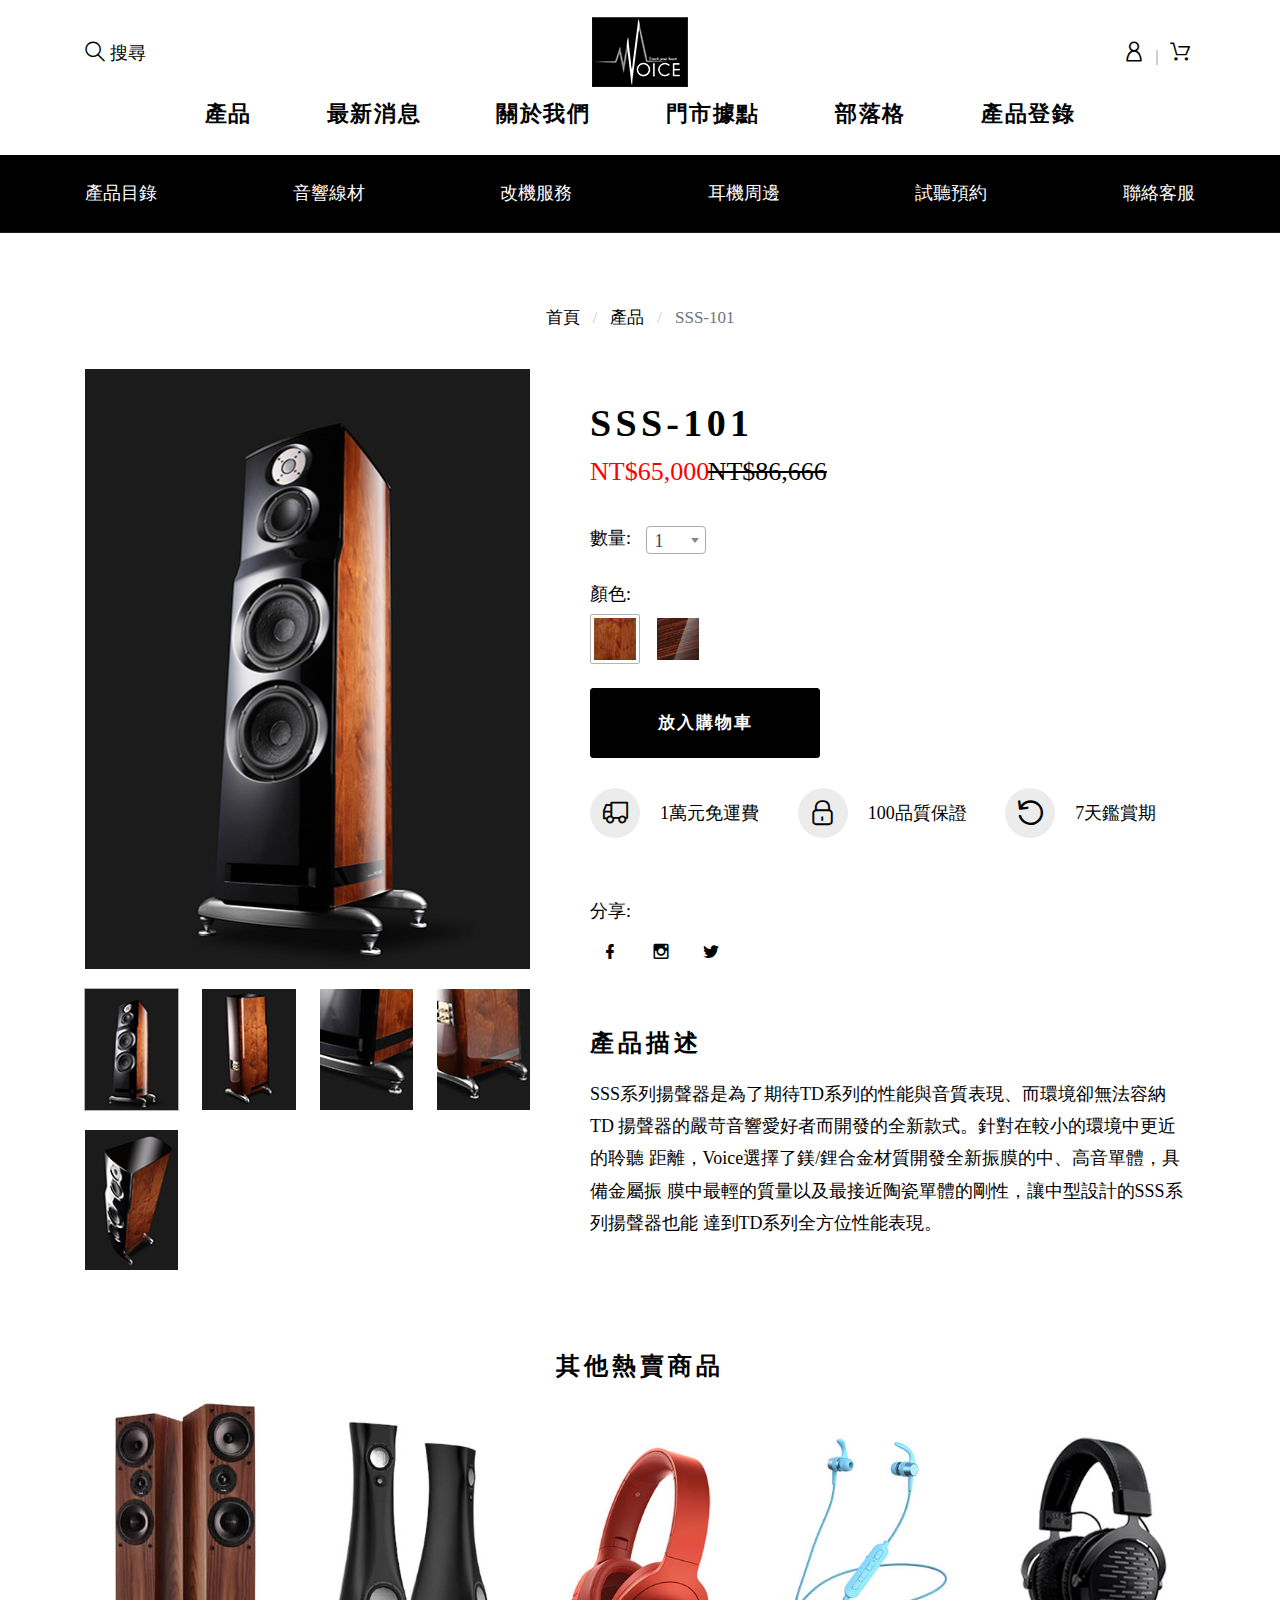
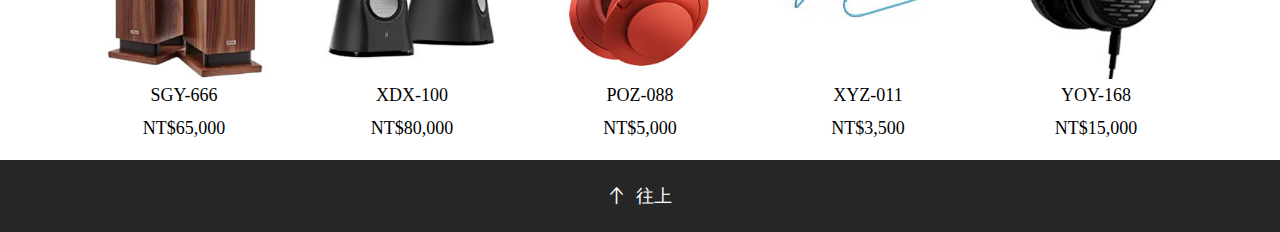
<file: single-product.html>
<!DOCTYPE html>
<html lang="en">
<head>
	<meta charset="UTF-8">
	<meta http-equiv="X-UA-Compatible" content="IE=edge">
    <meta name="viewport" content="width=device-width, initial-scale=1">
	<link rel="shortcut icon" href="images/favicon.png" type="image/x-icon">

	<title>SSS-101- Shop</title>

	<!-- Fonts -->
	<!-- <link rel="stylesheet" href="assets/fonts/Lato/Lato.css"> -->

	<!-- Icons -->
	<link rel="stylesheet" href="assets/fonts/flaticon/flaticon.css">
	<link rel="stylesheet" href="assets/fonts/webfont/css/materialdesignicons.min.css">

	<!-- Libs -->
	<link rel="stylesheet" href="libs/bootstrap-4.3.1/css/bootstrap.min.css">
	<link rel="stylesheet" href="libs/select2/css/select2.min.css">
	<link rel="stylesheet" href="libs/slick/slick.css">

	<!-- Theme -->
	<link rel="stylesheet" href="./css/style.css">
	<meta name="theme-color" content="#ECECEC">
</head>
<body>

	<header class="page-header">
		<div class="container">
			<div class="top-bar row align-items-center">
				<div class="search col-lg-4">
					<div class="form-search-toggle js-open-search">
						<i class="search-icon flaticon-magnifying-glass-browser fi-2x"></i>
						<span>搜尋</span>
					</div>
					<div id="js-open-mob-menu" class="mob-menu-toggle">
						<span></span> <i class="flaticon-menu-options fi-2x"></i>
					</div>
				</div>

				<div class="logo col-lg-4">
					<a href="./index.html"><img src="images/voice3 logo.png" alt=""></a>
				</div>

				<div class="quick-access-menu col-lg-4">
					<div class="quick-access__item quick-access__item_border-r">
						<a href=""><span class="account"><i class="flaticon-messenger-user-avatar fi-2x"></i></span></a>
					</div>
					<div class="quick-access__item">
						<div class="header-mini-cart">
							<a href="" class="mini-cart-link">
								<i class="cart__icon flaticon-online-shopping-cart fi-2x"></i>
								<span class="mini-cart-link__qty"></span>
							</a>
						</div>
					</div>
				</div><!-- end of quick-access-menu -->
			</div> <!-- end of top-bar -->

			<nav class="header-navigation">
				<button class="mob-menu-close" id="js-close-mob-menu">
					<span>Close</span>
					<i class="flaticon-cancel-button"></i>
				</button>
				<ul class="nav justify-content-center">
					<li class="nav-item">
						<a class="nav-link" href="./product.html">產品</a>
					</li>
					<li class="nav-item">
						<a class="nav-link active" href="./news.html">最新消息</a>
					</li>
					<li class="nav-item">
						<a class="nav-link" href="./about us.html">關於我們</a>
					</li>
					<li class="nav-item">
						<a class="nav-link" href="./store.html">門市據點</a>
					</li>
					<li class="nav-item">
						<a class="nav-link" href="./blog.html">部落格</a>
					</li>
					<li class="nav-item">
						<a class="nav-link" href="./register.html">產品登錄</a>
					</li>
				</ul>
			</nav>
		</div> <!-- end of container -->

		<div class="shop-categories-nav">
			<div class="container">
				<ul class="nav justify-content-between">
					<li class="nav-item"><a href="#" class="nav-link active">產品目錄</a></li>
					<li class="nav-item"><a href="#" class="nav-link">音響線材</a></li>
					<li class="nav-item"><a href="#" class="nav-link">改機服務</a></li>
					<li class="nav-item"><a href="#" class="nav-link">耳機周邊</a></li>
					<li class="nav-item"><a href="#" class="nav-link">試聽預約</a></li>
					<li class="nav-item"><a href="#" class="nav-link">聯絡客服</a></li>
				</ul>
			</div>
		</div>
	</header>

	<div class="page-wrap single shop">
		<!-- Breadcrumbs -->
		<nav aria-label="breadcrumb" class="page-breadcrumb">
			<div class="container">
				<ol class="breadcrumb">
					<li class="breadcrumb-item"><a href="./index.html">首頁</a></li>
					<li class="breadcrumb-item"><a href="./product.html">產品</a></li>
					<li class="breadcrumb-item active" aria-current="page">SSS-101</li>
				</ol>
			</div>
		</nav>

		<div class="page-content">
			<main class="main-content">
				<section class="section-single-product product">
					<div class="container">
						<div class="row">
							<div class="col-lg-5">
								<div class="product-thumb">
									<span class="onsale"></span>
									<div class="product-gallery">
										<div id="js-product-big" class="product-gallery__big">
											<img src="images/9.jpg" alt="">
										</div>
										<div id="js-product-nav" class="product-gallery-thumbs">
											<div class="product-gallery-thumbs__item active" data-large-src="images/9.jpg">
												<img src="images/9-1.jpg" alt="">
											</div>
											<div class="product-gallery-thumbs__item" data-large-src="images/3.jpg">
												<img src="images/3-1.jpg" alt="">
											</div>
											<div class="product-gallery-thumbs__item" data-large-src="images/4.jpg">
												<img src="images/4-1.jpg" alt="">
											</div>
											<div class="product-gallery-thumbs__item" data-large-src="images/5.jpg">
												<img src="images/5-1.jpg" alt="">
											</div>
											<div class="product-gallery-thumbs__item" data-large-src="images/6.jpg">
												<img src="images/6-1.jpg" alt="">
											</div>
										</div>
									</div>
								</div>
							</div>

							<div class="product-summary summary col-lg-7">
								<h1 class="h2 product-title">sss-101</h1>

								<div class="price">
									<ins><span class="amount">NT$65,000</span></ins>
									<del><span class="amount">NT$86,666</span></del>
								</div>

								<form action="/" class="cart-form">
									<div class="cart-form__item quantity quantity">
										<label for="quantity">數量:</label>
										<select id="quantity" class="select-style qty js-qty">
											<option value="usd">1</option>
											<option value="eur">2</option>
											<option value="gbr">3</option>
										</select>
									</div>

									<div class="color-variants">
										<div>顏色: <span id="active-color"></span></div>
										<ul class="colors-list">
											<li class="colors-list__item colors-list__item_active"><a href="single-product.html"><span class="prod-color"><img src="images/s-Walnut.jpg" alt=""></span></a></li>
											<li class="colors-list__item"><a href="single-product.html"><span class="prod-color"><img src="images/Ebony-s-Piano.jpg" alt=""></span></a></li>
										</ul>
									</div>
								</form>

								<a href="#" class="btn btn-primary btn-lg add_to_cart_button">放入購物車</a>

								<div class="product-summary__featured">
									<div class="row">
										<div class="product-featured-item">
											<div class="icon-box icon-box-left icon-box-circle">
												<div class="icon-box__icon"><i class="flaticon flaticon-delivery-truck"></i></div>
												<div class="icon-box__title">1萬元免運費</div>
											</div>
										</div>
										<div class="product-featured-item">
											<div class="icon-box icon-box-left icon-box-circle">
												<div class="icon-box__icon"><i class="flaticon flaticon-blocked-padlock"></i></div>
												<div class="icon-box__title">100品質保證</div>
											</div>
										</div>
										<div class="product-featured-item">
											<div class="icon-box icon-box-left icon-box-circle">
												<div class="icon-box__icon"><i class="flaticon flaticon-refresh-page-arrow"></i></div>
												<div class="icon-box__title">7天鑑賞期</div>
											</div>
										</div>
									</div>
								</div>

								<div class="product-summary__share">
									<div>分享:</div>

									<ul class="social-links">
										<li><a href="#"><i class="mdi mdi-facebook"></i></a></li>
										<li><a href="#"><i class="mdi mdi-instagram"></i></a></li>
										<li><a href="#"><i class="mdi mdi-twitter"></i></a></li>
									</ul>
								</div>

								<div class="description-block">
									<h3 class="mb-30">產品描述</h3>

									<div class="product-description text-content">
										<p>SSS系列揚聲器是為了期待TD系列的性能與音質表現、而環境卻無法容納TD
											揚聲器的嚴苛音響愛好者而開發的全新款式。針對在較小的環境中更近的聆聽
											距離，Voice選擇了鎂/鋰合金材質開發全新振膜的中、高音單體，具備金屬振
											膜中最輕的質量以及最接近陶瓷單體的剛性，讓中型設計的SSS系列揚聲器也能
											達到TD系列全方位性能表現。
										</p>
									</div>
								</div>
							</div>
						</div>
					</div>
				</section>

				<section class="section-related">
					<div class="container">
						<h2 class="section-title text-center h3">其他熱賣商品</h2>
						<ul class="products featured-products columns-5">
							<li class="product">
								<div class="product-thumb">
									<span class="onsale"></span>
									<a href="single-product.html" class="product-thumb__link">
										<img src="images/1-1.jpg" alt="">
										<span class="btn btn-outline-light shop-link">前往</span>
									</a>
								</div>
								<div class="product-title"><a href="single-product.html">SGY-666</a></div>
								<div class="price">
									<span class="amount">NT$65,000</span>
								</div>
							</li>
							<li class="product">
								<div class="product-thumb">
									<a href="single-product.html" class="product-thumb__link">
										<img src="images/1-2.jpg" alt="">
										<span class="btn btn-outline-light shop-link">前往</span>
									</a>
								</div>
								<div class="product-title"><a href="single-product.html">XDX-100</a></div>
								<div class="price">
									<span class="amount">NT$80,000</span>
								</div>
							</li>
							<li class="product">
								<div class="product-thumb">
									<a href="single-product.html" class="product-thumb__link">
										<img src="images/1-3.jpg" alt="">
										<span class="btn btn-outline-light shop-link">前往</span>
									</a>
								</div>
								<div class="product-title"><a href="single-product.html">POZ-088</a></div>
								<div class="price">
									<span class="amount">NT$5,000</span>
								</div>
							</li>
							<li class="product">
								<div class="product-thumb">
									<a href="single-product.html" class="product-thumb__link">
										<img src="images/1-4.jpg" alt="">
										<span class="btn btn-outline-light shop-link">前往</span>
									</a>
								</div>
								<div class="product-title"><a href="single-product.html">XYZ-011</a></div>
								<div class="price">
									<span class="amount">NT$3,500</span>
								</div>
							</li>
							<li class="product">
								<div class="product-thumb">
									<a href="single-product.html" class="product-thumb__link">
										<img src="images/1-5.jpg" alt="">
										<span class="btn btn-outline-light shop-link">前往</span>
									</a>
								</div>
								<div class="product-title"><a href="single-product.html">YOY-168</a></div>
								<div class="price">
									<span class="amount">NT$15,000</span>
								</div>
							</li>
						</ul>
					</div>
				</section>
			</main>
		</div>
	</div>
	<div id="js-back-to-top" class="back-to-top"><i class="flaticon-up-arrow-sign"></i>往上</div>
	<!-- Libs -->
	<script src="libs/jquery-2.2.3.min.js"></script>
	<!-- <script src="libs/bootstrap-4.3.1/js/bootstrap.min.js"></script> -->
	<script src="libs/select2/js/select2.min.js"></script>
	<script src="libs/slick/slick.min.js"></script>

	<!-- Theme -->
	<script src="assets/js/custom.js"></script>
</body>
</html>
</file>
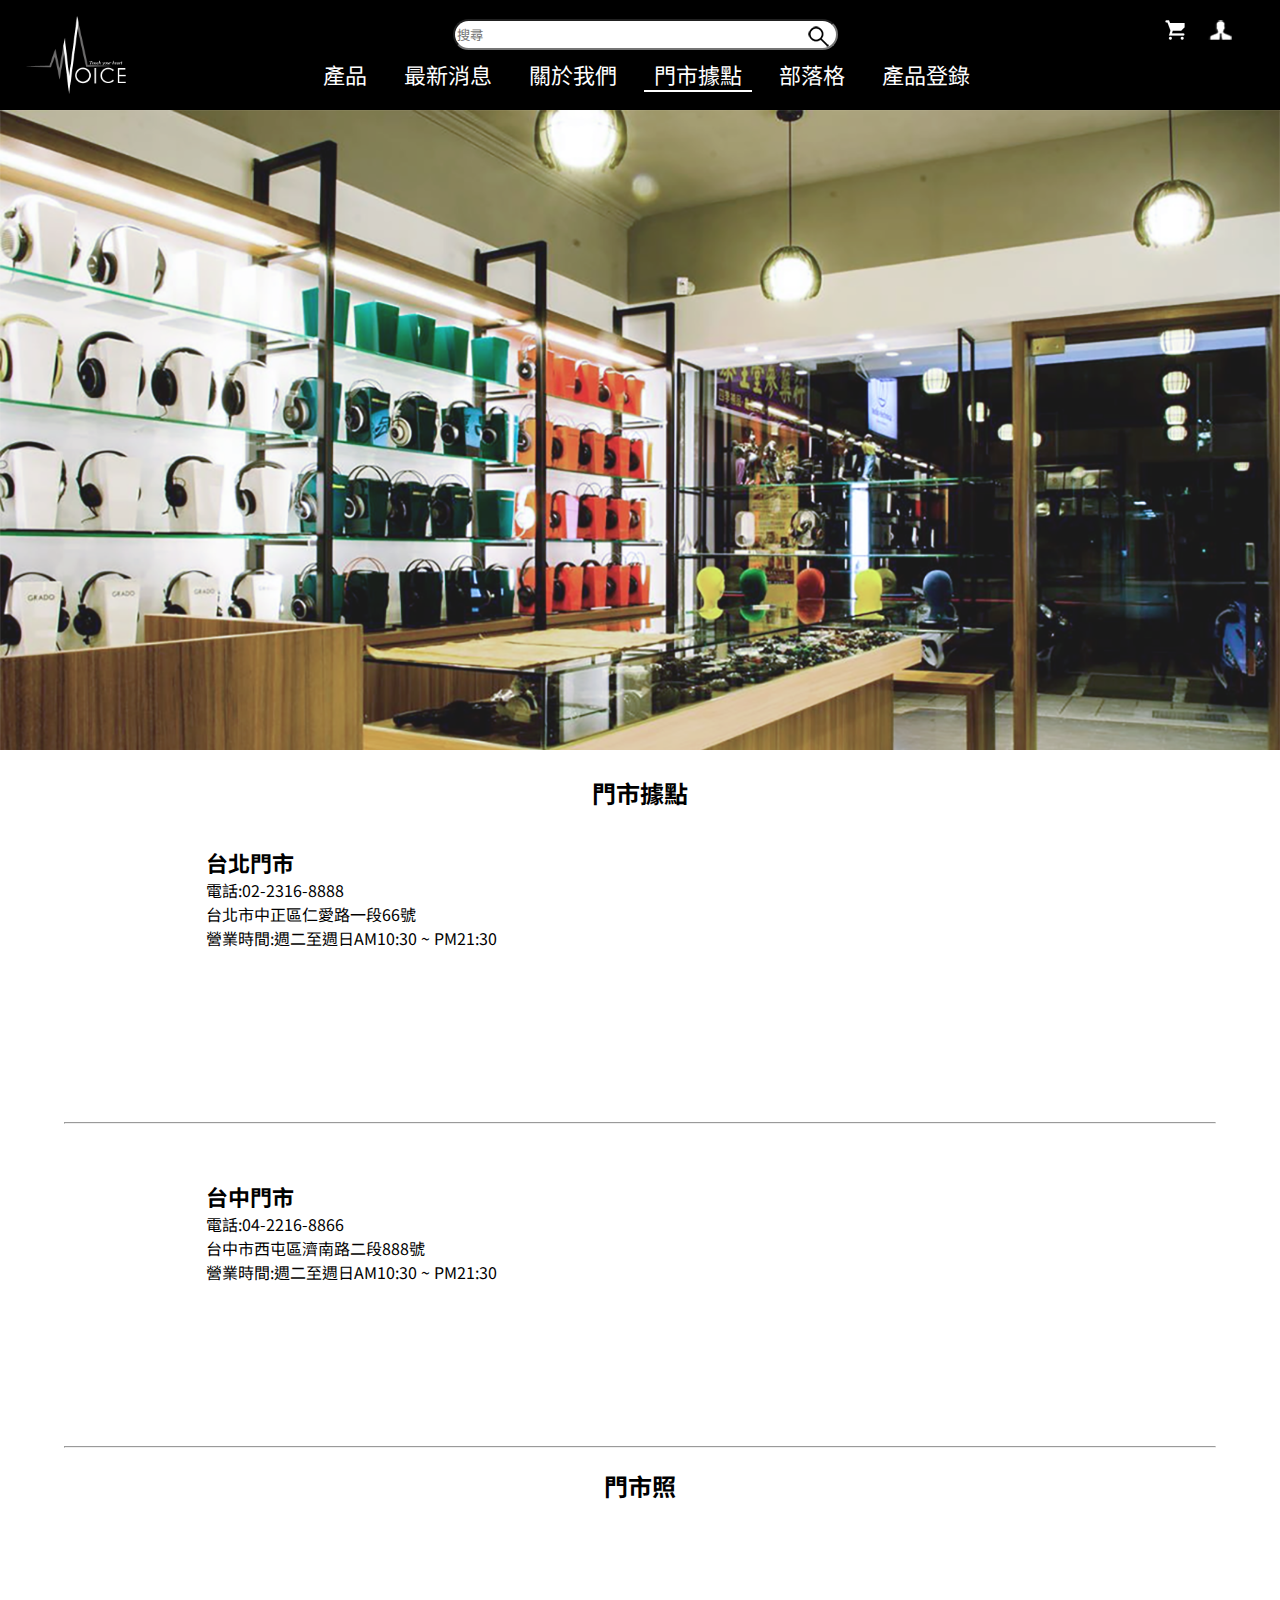
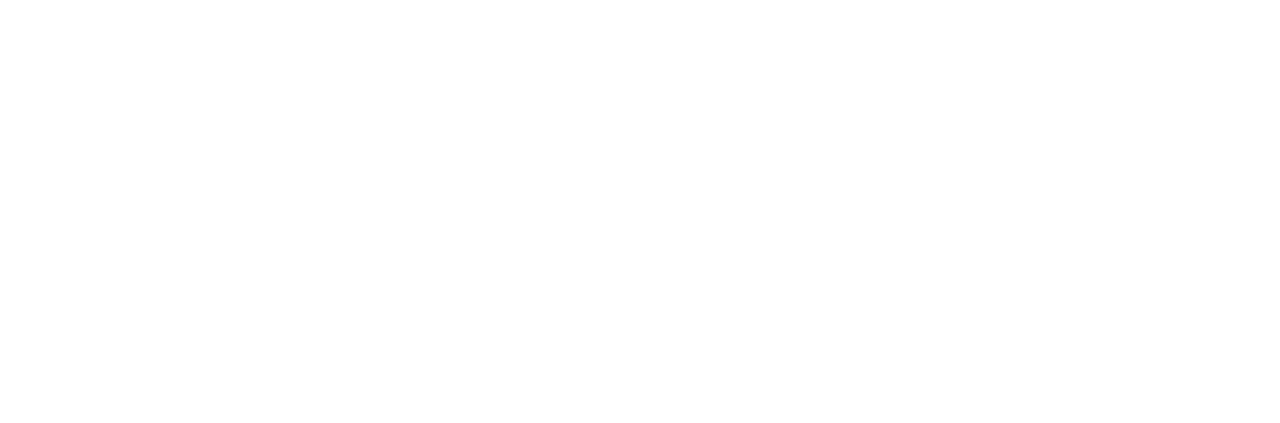
<file: store.html>
<!DOCTYPE html>
<html lang="zh-Hant">
<head>
  <meta charset="UTF-8">
  <meta name="viewport" content="width=device-width, initial-scale=1.0">
  <title>Store</title>
  <link rel="stylesheet" href="./css/store.css">
  <link href="https://unpkg.com/aos@2.3.1/dist/aos.css" rel="stylesheet">
</head>
<body>
    <!-- ======header=============== -->
    <input type="checkbox" name="" id="menu_control">
    <header class="header">
      <div class="logo_img"><a href="./index.html" ><img src="./images/logo_img.png" width="100px"></a></div>
      <div class="all">
        <div class="account_member">
          <input type="text" value="" placeholder="搜尋">
          <div class="shipping_cart"><img src="./images/cart.png" alt=""></div>
          <div class="account_login"><img src="./images/account1.png" alt=""></div>
        </div>
      
        <nav class="nav">  
          <ul class="link_list">
            <li><a href="./product.html">產品</a></li>
            <li><a href="./news.html">最新消息</a></li>
            <li><a href="./about us.html">關於我們</a></li>
            <li class="underline"><a href="./store.html">門市據點</a></li>
            <li><a href="./blog.html">部落格</a></li>
            <li><a href="./register.html">產品登錄</a></li>
          </ul>
        </nav>   
      </div>
      <!-- =============漢堡=================== -->
      <label for="menu_control" class="menu_btn">
        <span class="1">選單</span>
      </label>
      <nav class="ham">
        <ul class="link_list">
          <li><a href="./product.html">產品</a></li>
          <li><a href="./news.html">最新消息</a></li>
          <li><a href="./about us.html">關於我們</a></li>
          <li class="underline"><a href="./store.html">門市據點</a></li>
          <li><a href="./blog.html">部落格</a></li>
          <li><a href="./register.html">產品登錄</a></li>
        </ul>
      </nav>
    </header>

  <!-- ============門市圖片================ -->
    <div class="store_photo"><img src="./images/16.png" alt=""></div>

  <!-- =================門市資訊==================== -->
    <h2>門市據點</h1>
    <div class="store_site">
      <div class="tp_01">
        <p>
          <span>台北門市</span><br>
          電話:02-2316-8888<br>
          台北市中正區仁愛路一段66號<br>
          營業時間:週二至週日AM10:30 ~ PM21:30 <br>
        </p>
      </div>
      <div class="tp_map"><img src="./images/14.png" alt="" data-aos="fade-down"></div>
    </div>
    <hr>
<!-- =====================台中店================================= -->
    <div class="store2_site">
      <div class="tch_01">
        <p>
          <span>台中門市</span><br>
          電話:04-2216-8866<br>
          台中市西屯區濟南路二段888號<br>
          營業時間:週二至週日AM10:30 ~ PM21:30 <br>
      </p>
      </div>
      <div class="tch_map"><img src="./images/17.png" alt="" data-aos="fade-right"></div>
    </div>
    <hr>
    <!-- ============門市照片============= -->
    <h2>門市照</h2>
    <div class="store_pho">
      <img src="./images/39 .png" alt="" data-aos="fade-down">
      <img src="./images/40.png" alt="" data-aos="fade-up">
      <img src="./images/41.png" alt="" data-aos="flip-left">
    </div>
  <!-- ===============footer===================== -->
  <!-- <footer class="footer">
    <div class="right_right">@voice2020</div>
    <div class="social_media">
      <div class="ig_ig"><img src="./images/IG.png" alt=""></div>
      <div class="tw_tw"><img src="./images/twitter.png" alt=""></div>
      <div class="yt_yt"><img src="./images/youtube.png" alt=""></div>
      <div class="fb_fb"><img src="./images/facebook.png" alt=""></div>
    </div>
  </footer> -->
  <script src="https://unpkg.com/aos@2.3.1/dist/aos.js"></script>
  <script>
    AOS.init();
  </script>
</body>
</html>
</file>
<file: css/index.css>
@import "./common/header.css";
@import "./common/footer.css";
*{
  box-sizing: border-box;
}
body{
  margin: 0;
}
#sliderBoard{
  /* max-width: 100%; */
  overflow: hidden;
  width: 100%;
}

#sliderBoard ul{
  list-style: none;
  margin: 0;
  padding: 0;
  font-size: 0;
  width: 500%;
  position: relative;
  animation: slider 8s 10;
}
#sliderBoard li{
  width: 20%;
  float: left;
  overflow: hidden;
}
#sliderBoard li img{
  max-width: 100%;
}

@keyframes slider{
  0%{left:0px}
  20%{left:-100%}
  40%{left:-200%}
  60%{left:-300%}
  80%{left:-400%}
}

div.main_container{
  max-width: 100%;
  /* border: 1px solid red; */
  margin: 0 auto;
}
div.main_container h2.popular_1{
  max-width: 100%;
  margin: 30px auto;
  text-align: center;
}

div.content{
  width:20%;
  text-align: center;
  position: relative;
  top: 30px;
}

div.banner_bg div.content p.xdx_990{
  margin: 0;
}

div.content p.xdx_990 span{
  font-weight: 700;
  font-size: 50px;
}
div.content p.slog{
  font-size: 30px;
}

div.content p.descrbtion{
  font-size: 30px;
}

/* ==============耳機==================== */
div.product_line div.product_1{
  /* border: 1px solid black; */
  max-width: 100%;
  min-height: 200px;
  margin:3%;
  display: inline-block;
  text-align: center;
  /* margin-left: 63px;   */
}
div.product_line div.product_1 img{
  max-width: 100%;
}
div.product_line img p{
  display: inline-block;
}

div.product_line{
  margin: 0 auto;
  text-align: center;
}
@media screen and (max-width:767px){
  div.product_line div.product_1{
    max-width: 80%;
  }
  div.product_line div.product_1 img{
    max-width: 80%;
  }
}
@media screen and (max-width:540px){
  div.product_line div.product_1{
    max-width: 65%;
  }
  div.product_line div.product_1 img{
    max-width: 65%;
  }
}
div.main_container h2.popular_1{
  text-align: center;
}

/* ===============音響========== */
div.banner_middle{
  max-width:100%;
  /* border: 1px solid red; */
  text-align: center;
  margin-right: auto;
  margin-left: auto;
  padding-top: 100px;
  max-height: 700px;
  position: relative;
} 
div.banner_middle img{
  max-width: 100%;
  margin: 0 auto;
}

div.banner_middle div.content{
  /* border: 1px solid white; */
  position: absolute;
  top: 200px;
  left: 10%;
}
div.banner_middle div.content p.xdx_100 span{
  color: white;
  font-size: 40px;
  font-weight: 700;
}

div.banner_middle div.content p.slog_middle{
  color: white;
  font-size: 20px;
}
@media screen and (max-width:600px){
  div.banner_middle div.content p.xdx_100 span{
    font-size: 20px;
  }
  iv.banner_middle div.content p.slog_middle{
    font-size: 16px;
  }
}

@media screen and (max-width:360px){
  div.banner_middle div.content{
    position: absolute;
    top:80px;
  }
}

@media screen and (max-width:321px){
  div.banner_middle div.content p.xdx_100 span{
    font-size: 16px;
  }
  
}
h2.popular_2{
  text-align: center;
  /* border: 1px solid black; */
  max-width: 100%;
  margin:30px auto;
}

div.product_line2{
  max-width: 100%;
  margin-bottom: 30px;
  margin-right: auto;
  margin-left: auto;
  text-align: center;
  /* border: 1px solid red; */
}

div.product_line2 div.product_2{
  display: inline-block;
  /* border: 1px solid black; */
  max-width: 100%;
  min-height: 200px;
  text-align: center;
  /* margin-right: 20px; */
  margin: 3%;
  
}
div.product_line2 div.product_2 img{
  max-width: 100%;
}

@media screen and (max-width:767px){
  div.product_line2 div.product_2{
    max-width: 80%;
  }
  div.product_line2 div.product_2 img{
    max-width: 80%;
  }
}
@media screen and (max-width:540px){
  div.product_line2 div.product_2{
    max-width: 65%;
  }
  div.product_line2 div.product_2 img{
    max-width: 65%;
  }
}
/* ===============關於我們=============== */
div.banner_down{
  max-width: 100%;
  /* border: 1px solid black; */
  margin: 0 auto;
  text-align: center;
  font-size: 0;
}
div.banner_down img{
  max-width: 100%;
  margin: 0 auto;
}
div.banner_down div.content{
  position: absolute;
  top: 5%;
  left: 10%;
  display: inline-block;
}

div.content p.slog1{
  color: white;
  font-size: 1rem;
  display: inline-block;
  margin: 0;
}

div.content p.slog1 a{
  text-decoration: none;
  font-size: 14px;
}

@media screen and(max-width:400px){
  div.content p.slog1{
    font-size: 0.8rem;
  }
  div.content p.slog1 a{
    font-size: 12px;
  }
}

.banner_down{ 
    position: relative; 
    
} 
.banner_down > img{ 
    top:0; 
    left:0; 
} 
.banner_down > img:first-child{ 
    z-index: 2; 
    max-width: 25%;
    position: absolute;
    left: 60%;
    top: 50%;
} 
/* ==============最新消息及門市資訊============ */
div.information{
  font-size: 0;
  position: relative;
  max-width: 100%;
  margin: 0 auto;
  /* border:  1px solid red; */
  text-align: center;
}

@media screen and (max-width:1200px){
  div.information{
    display: none;
  }
}

div.map_road{
  width: 600px;
  display: inline-block;
  /* margin-left: 160px; */
  margin-right: 0;   
}

div.store_1{
  width: 600px;
  /* border: 1px solid black; */
  display: inline-block;
  font-size: 18px;
  position: absolute;
  top:40px;
  left: 1px;
  margin-left: 120px;
  text-align: center;
}


div.news_1{
  display: inline-block;
  width:600px;
}

div.news_1 p.title{
  margin: 0;
  /* border: 1px solid black; */
  text-align: center;
  font-size: 16px;
  display: inline-block;
  background-color: rgb(128, 128, 128);
  height: 30px;
  text-decoration: none;
  width: 600px;
  font-size: 20px;
  text-align: center;
}

div.news_1 p{
  width: 598px;
  /* border: 1px solid red; */
  margin: 0;
  font-size: 16px;
  border-bottom: 1px solid gray;
  margin-top: 25px;
  text-align:left;
  padding-left:20px;
}

div.news_1 p.news span{
  padding-right: 10px;
}

div.information div.map_road,div.news_1{
  vertical-align: top;
  height: 320px;
  /* border: 1px solid black; */
  
}

div.information div.map_road{
  /* border-right: 1px solid black; */
}

.map_1 {
  position: relative;
  text-align: center;
  top:50px;
}

div.information>div.map_road > div.A{
  /* border: 1px solid black; */
  width: 600px;
  text-align: center;
  background-color: gray;
  margin: 0;
  display:inline-block;
  font-size: 16px;
  height: 30px;
  position: relative;
  font-size: 20px;
}

div.information>div.map_road > div.A>div{
  position: absolute;
  right: 40px;
  top: 10px;
}
</file>
<file: css/about us.css>
@import "./common/header.css";
@import "./common/footer.css";

body{
  margin: 0;
}

*{
  box-sizing: border-box;
}

div.about_us{
  max-width:100%;
  margin-right: auto;
  margin-left: auto;
  position: relative;
}

div.about_us img{
  border-top: 2px solid gray;
  max-width: 100%;
}

div.about_us div.content{
  width: 30%;
  position: absolute;
  right: 0%;
  bottom: 5%;
  text-align: center;
}
div.about_us div.content p.skill
{font-size: 30px;
margin: 0;
}

div.about_us div p{
  color: white;
  font-size: 18px;
  margin: 0;
}

h2{
  max-width: 75%;
  margin-left: auto;
  margin-right: auto;
  text-align: center;
}

div.our_description{
  max-width: 90%;
  margin-right: auto;
  margin-left: auto;
  margin-bottom: 30px;
  text-align:center;
}

span{
  color: red;
  font-weight: 1000;
  font-size: 22px;
}

div.our_description div.first_1, div.second_2, div.third_3{
  line-height: 2;
  font-size: 16px;
  display: inline-block;
  max-width: 60%;
  vertical-align: top;
  margin-right: 5%;
  padding-left: 2%;
}

div.our_description div.photo_1{
  display: inline-block;
  max-width: 80%;
  animation-name: move;
  animation-duration: 3s;
}
div.our_description div.photo_1 img{
  max-width:80%
}
/* ==================rwd======================= */


@media screen and (max-width:321px){
  div.about_us div.content p.skill{
    font-size: 15px;
  }
  div.about_us div p{
    font-size: 10px;
  }
  div.our_description div.first_1, div.second_2, div.third_3{
    font-size: 10px;
  }
  span{
    font-size: 14px;
  }
  h2{
    font-size:16px;
  }
}


@media screen and (max-width:550px){
  div.about_us div.content p.skill{
    font-size: 18px;
  }
  div.about_us div p{
    font-size: 15px;
  }
}


@media screen and (max-width:500px){
  /* div.content{
    display: none;
  } */
  div.our_description div.first_1, div.second_2, div.third_3{
    font-size: 14px;
  }
  span{
    font-size: 18px;
  }
  h2{
    font-size:20px;
  }
}

@media screen and (max-width:400px){
  div.our_description div.first_1, div.second_2, div.third_3{
    font-size: 12px;
  }
  span{
    font-size: 16px;
  }
  h2{
    font-size:18px;
  }
}
</file>
<file: css/blog.css>
@import "./common/header.css";
@import "./common/footer.css";
*{
  box-sizing: border-box;
}
body{
  margin: 0;
}
*{
  box-sizing: border-box;
}
hr{
  width: 1180px;
  margin: 0 auto;
}
/* =======開箱及介紹文=========== */
div.poz_088{
  max-width: 100%;
  margin-left: auto;
  margin-right: auto;
  text-align: center;
  /* border: 1px solid black; */

}
div.poz_content{
  display: inline-block;
  max-width: 38%;
  left: 20px;
  text-align: left;
}
div.blog_1{
  max-width: 65%;
}
div.poz_content p.poz_088{
  margin: 0;
}

div.poz_content p.poz_1{
margin-bottom: 50px;
}
div.poz_content p.poz_088 span{
  font-size: 20px;
}

div.poz_content p.poz_1 a {
  text-decoration: none;
  color: black;
}

div.poz_photo{
  display: inline-block;
  max-width: 100%;
  margin-top: 20px;
  /* margin-left:4%; */
  height: 300px;
}
div.poz_photo img{
  max-width: 90%;
}
hr{
  max-width: 80%;
}
/* ===========SGY-666========= */

div.sgy_666{
  max-width: 100%;
  /* display: inline-block; */
  margin-right: auto;
  margin-left: auto;
  margin-top: 20px;
  text-align: center;
  margin-bottom: 1.5%;
}

p.sgy_666 span{
  font-size: 20px;
}

div.sgy_content{
  max-width:38%;
  display: inline-block;
  /* position: relative; */
  /* bottom: 200px; */
  left: 20px;
  text-align: left;
}
div.sgy_content p.sgy_1 {
  margin-bottom: 50px;
}
div.sgy_content p.sgy_1 a {
  text-decoration: none;
  color: black;
}
div.sgy_photo{
  max-width: 100%;
  display: inline-block;
  /* margin-left: 60px; */
}
div.sgy_photo img{
  max-width: 90%;
}
/* ==========xdx-100=============== */
div.xdx_100{
  max-width: 100%;
  /* display: inline-block; */
  margin-right: auto;
  margin-left: auto;
  margin-top: 20px;
  text-align: center;
  margin-bottom: 1.5%;
}

p.xdx_100 span{
  font-size: 20px;
}

div.xdx_content{
  max-width: 38%;
  display: inline-block;
  /* position: relative;
  bottom: 200px; */
  text-align: left;
  left: 20px;
}
div.xdx_content p.xdx_1{
  margin-bottom: 50px;
}

div.xdx_content p.xdx_1 a {
  text-decoration: none;
  color: black;
}

div.xdx_photo{
  max-width:100%;
  display: inline-block;
  /* margin-left: 60px; */
}
div.xdx_photo img{
  max-width: 90%;
}

/* ==========xoz-066================== */
div.xoz_066{
  max-width: 100%;
  /* display: inline-block; */
  margin-right: auto;
  margin-left: auto;
  margin-top: 20px;
  text-align: center;
  margin-bottom: 1.5%;
}

p.xoz_066 span{
  font-size: 20px;
}

div.xoz_content{
  max-width: 38%;
  display: inline-block;
  /* position: relative;
  bottom: 200px; */
  left: 20px;
  text-align: left;
}
div.xoz_content p.xoz_1{
  margin-bottom: 50px;
}
div.xoz_content p.xoz_1 a {
  text-decoration: none;
  color: black;
}

div.xoz_photo{
  max-width:100%;
  display: inline-block;
  /* margin-left: 60px; */
}
div.xoz_photo img{
  max-width: 90%;
}
/* ===========yoy-168============= */
div.yoy_168{
  max-width: 100%;
  /* display: inline-block; */
  margin-right: auto;
  margin-left: auto;
  margin-bottom: 20px;
  margin-top: 20px;
  text-align: center;
  margin-bottom: 1.5%;
}

p.yoy_168 span{
  font-size: 20px;
  
}

div.yoy_content{
  max-width: 38%;
  display: inline-block;
  /* position: relative;
  bottom: 180px; */
  left: 20px;
  text-align: left;
}
div.yoy_content p.yoy_1{
  margin-bottom: 50px;
}
div.yoy_content p.yoy_1 a {
  text-decoration: none;
  color: black;
}

div.yoy_photo{
  max-width: 100%;
  display: inline-block;
  /* margin-left: 60px; */
}
div.yoy_photo img{
  max-width: 90%;
}
/* =========頁數============ */
div.pagination_block{
  font-size: 15px;
  max-width: 100%;
  margin: 0 auto;
}

div.pagination_block ul.pagination{
  list-style: none;
  margin: 0;
  padding: 0;
  margin-right: auto;
  margin-left: auto;
  text-align: center;
  
}

div.pagination_block ul.pagination li{
  display: inline-block;
  margin: 0 10px;
}

div.pagination_block ul.pagination li a{
  text-decoration: none;
  color: black;
  
}
</file>
<file: css/news.css>
@import "./common/header.css";
@import "./common/footer.css";
*{
  box-sizing: border-box;
}
body{
  margin: 0;
}

div.news_photo{
  max-width: 100%;
  margin: 0 auto;
  /* border-top: 4px solid gray; */
  font-size: 0;
}
div.news_photo img{
  max-width: 100%;
}
marquee{
  color: red;
}
h2{
  max-width: 80%;
  margin-right: auto;
  margin-left: auto;
  text-align: center;
}
/* =============第一排消息======== */
div.news{
  max-width: 80%;
  margin-left: auto;
  margin-right: auto;
  font-size: 0;
  text-align: center;
}
div.news_1{
  max-width:60%;
  display: inline-block;
  padding-bottom: 20px;
}
div.news_1 img{
  max-width: 100%;
}

span{
  max-width: 100%;
  font-size: 1rem;
}
p.info_1{
  font-size: 1rem;
  margin: 0;
  display: inline-block;
  max-width: 50%;
  vertical-align: top;
  text-align: left;
  padding-left: 2%;
}

div.news_2{
  max-width: 60%;
  display: inline-block;
  padding-bottom: 20px;
}
div.news_2 img{
  max-width: 100%;
}
p.info_2{
  font-size: 1rem;
  margin: 0;
  display: inline-block;
  max-width: 50%;
  vertical-align: top;
  text-align: left;
  padding-left: 2%;
}

/* ==========第二排消息========== */
div.news_3{
  max-width: 60%;
  display: inline-block;
  padding-bottom: 20px;
}
div.news_3 img{
  max-width: 100%;
}
p.info_3{
  font-size: 1rem;
  margin: 0;
  display: inline-block;
  max-width: 50%;
  vertical-align: top;
  text-align: left;
  padding-left: 2%;
}
div.news_4{
  max-width: 60%;
  display: inline-block;
  padding-bottom: 20px;
}
div.news_4 img{
  max-width: 100%;
}
p.info_4{
  font-size: 1rem;
  margin: 0;
  display: inline-block;
  max-width: 50%;
  vertical-align: top;
  text-align: left;
  padding-left: 2%;
}
div.news_5{
  max-width: 60%;
  display: inline-block;
  padding-bottom: 20px;
}
div.news_5 img{
  max-width: 100%;
}
p.info_5{
  font-size: 1rem;
  margin: 0;
  display: inline-block;
  max-width: 50%;
  vertical-align: top;
  text-align: left;
  padding-left: 2%;
}
div.news_6{
  max-width: 60%;
  display: inline-block;
  padding-bottom: 20px;
}
div.news_6 img{
  max-width: 100%;
}
p.info_6{
  font-size: 1rem;
  margin: 0;
  display: inline-block;
  max-width: 50%;
  vertical-align: top;
  text-align: left;
  padding-left: 2%;
}

/* =========頁數============ */
div.pagination_block{
  font-size: 15px;
  max-width: 100%;

}

div.pagination_block ul.pagination{
  list-style: none;
  max-width: 100%;
  margin: 0;
  padding: 0;
  margin-right: auto;
  margin-left: auto;
  text-align: center;
}

div.pagination_block ul.pagination li{
  display: inline-block;
  margin: 0 10px;
}

div.pagination_block ul.pagination li a{
  text-decoration: none;
  color: black;
  
}
</file>
<file: css/register.css>
@import "./common/header.css";
@import "./common/footer.css";

body{
  margin: 0;
}

*{
  box-sizing: border-box;
}
/* ==============線上登錄說明步驟圖============ */
div.teaching_step{
  /* background-image: url("../images/15.png");
  background-repeat: no-repeat; */
  max-width:100%;
  margin: 0 auto;
}
div.teaching_step img{
  max-width: 100%;
}
/* =============線上表單填寫============== */
h2{
  max-width: 75%;
  margin-right: auto;
  margin-left: auto;
  text-align: center;
  }

  div.warranty_1{
    max-width:78%;
    margin-right: auto;
    margin-left: auto;
    text-align: center;
    /* white-space:pre; */
  }
  
  /* h2{
    width: 600px;
  } */
  div.form_list{
    max-width:100%;
    margin-left: 30%;
    margin-bottom: 50px;
    display: inline-block;
  }

  form{
    max-width:100%;
    display: inline-block;
    margin-bottom: 5%;
  }

  div.form_list form button{
    background-color: black;
    text-align: center;
    color: white;
    max-width: 100%;
    height: 35px;
    margin-top: 35px;
    font-size: 18px;
    border-radius: 10px;
    border: none;
    outline: none;
  }
  div.form_list form button:hover{
    background-color: #a7fae6;
    color: black;
  }
    /* ===========產品序號說明圖============ */
  div.sn_show{
    max-width: 85%;
    display: inline-block;
  }

  /* div.sn_show h2.sn_photo{
    display: inline-block;

  } */

h3.sn_photo{
  border: 1px solid black;
  max-width:100%;
  text-align: center;
  background: red;
  color: white;
  margin: 0;
}
div.sn_show img{
  max-width: 100%;
}
</file>
<file: assets/fonts/Lato/Lato.css>
@font-face {
    font-family: 'Lato';
    src: url('Lato-Regular.ttf') format('truetype');
    font-weight: 400;
    font-style: normal;
    font-display: auto;
}
@font-face {
    font-family: 'Lato';
    src: url('Lato-Heavy.ttf') format('truetype');
    font-weight: 800;
    font-style: normal;
    font-display: auto;
}
@font-face {
    font-family: 'Lato';
    src: url('Lato-Light.ttf') format('truetype');
    font-weight: 300;
    font-style: normal;
    font-display: auto;
}
</file>
<file: assets/fonts/flaticon/flaticon.css>
/*
  Flaticon icon font: Flaticon
  Creation date: 19/02/2016 14:48
  */

@font-face {
    font-family: "Flaticon";
    src: url("./Flaticon.eot");
    src: url("./Flaticon.eot?#iefix") format("embedded-opentype"),
    url("./Flaticon.woff") format("woff"),
    url("./Flaticon.ttf") format("truetype"),
    url("./Flaticon.svg#Flaticon") format("svg");
    font-weight: normal;
    font-style: normal;
}

@media screen and (-webkit-min-device-pixel-ratio:0) {
    @font-face {
        font-family: "Flaticon";
        src: url("./Flaticon.svg#Flaticon") format("svg");
    }
}

[class^="flaticon-"], [class*=" flaticon-"],
[class^="flaticon-"], [class*=" flaticon-"] {
    font-family: Flaticon;
    font-size: 20px;
    font-style: normal;
}

.flaticon-alarm-bell:before { content: "\f100"; }
.flaticon-audio-headphones:before { content: "\f101"; }
.flaticon-backward-arrow:before { content: "\f102"; }
.flaticon-blank-paper-sheet:before { content: "\f103"; }
.flaticon-blocked-padlock:before { content: "\f104"; }
.flaticon-building-house:before { content: "\f105"; }
.flaticon-cancel-button:before { content: "\f106"; }
.flaticon-cellphone-backside:before { content: "\f107"; }
.flaticon-chat-speech-balloon:before { content: "\f108"; }
.flaticon-checking-mark-circle:before { content: "\f109"; }
.flaticon-chemistry-filter:before { content: "\f10a"; }
.flaticon-circular-wall-clock:before { content: "\f10b"; }
.flaticon-closed-envelope-email:before { content: "\f10c"; }
.flaticon-cloud-data-storage:before { content: "\f10d"; }
.flaticon-cloud-upload-arrow:before { content: "\f10e"; }
.flaticon-computer-mouse-cursor:before { content: "\f10f"; }
.flaticon-copy-file:before { content: "\f110"; }
.flaticon-danger-sign:before { content: "\f111"; }
.flaticon-delivery-truck:before { content: "\f112"; }
.flaticon-dialogue-balloon:before { content: "\f113"; }
.flaticon-directional-down-arrow:before { content: "\f114"; }
.flaticon-down-chevron:before { content: "\f115"; }
.flaticon-download-tray:before { content: "\f116"; }
.flaticon-edit-document:before { content: "\f117"; }
.flaticon-edit-pencil:before { content: "\f118"; }
.flaticon-expand-arrows:before { content: "\f119"; }
.flaticon-export-file:before { content: "\f11a"; }
.flaticon-eye-view:before { content: "\f11b"; }
.flaticon-facebook-social-network-logo:before { content: "\f11c"; }
.flaticon-floppy-disk-save-file:before { content: "\f11d"; }
.flaticon-flying-airplane:before { content: "\f11e"; }
.flaticon-folded-newspaper:before { content: "\f11f"; }
.flaticon-forward-arrow:before { content: "\f120"; }
.flaticon-google-plus-social-network-logo:before { content: "\f121"; }
.flaticon-hairdresser-cutting-scissors:before { content: "\f122"; }
.flaticon-help-button:before { content: "\f123"; }
.flaticon-information-square:before { content: "\f124"; }
.flaticon-left-arrow-sign:before { content: "\f125"; }
.flaticon-left-chevron:before { content: "\f126"; }
.flaticon-library-bookmark:before { content: "\f127"; }
.flaticon-livesaver-support:before { content: "\f128"; }
.flaticon-loudspeaker-announce:before { content: "\f129"; }
.flaticon-lovers-heart:before { content: "\f12a"; }
.flaticon-magnifying-glass-browser:before { content: "\f12b"; }
.flaticon-magnifying-glass-zoom-in:before { content: "\f12c"; }
.flaticon-magnifying-glass-zoom-out:before { content: "\f12d"; }
.flaticon-map-location-flag:before { content: "\f12e"; }
.flaticon-map-point-pointer:before { content: "\f12f"; }
.flaticon-menu-grid:before { content: "\f130"; }
.flaticon-menu-options:before { content: "\f131"; }
.flaticon-messenger-user-avatar:before { content: "\f132"; }
.flaticon-minimize-arrows:before { content: "\f133"; }
.flaticon-minus-maths-button:before { content: "\f134"; }
.flaticon-move-arrows:before { content: "\f135"; }
.flaticon-multimedia-menu:before { content: "\f136"; }
.flaticon-multimedia-music-player-play-button:before { content: "\f137"; }
.flaticon-office-monthly-calendar:before { content: "\f138"; }
.flaticon-office-paper-printer:before { content: "\f139"; }
.flaticon-online-shopping-cart:before { content: "\f13a"; }
.flaticon-open-computer-laptop-screen:before { content: "\f13b"; }
.flaticon-open-padlock:before { content: "\f13c"; }
.flaticon-options-gear:before { content: "\f13d"; }
.flaticon-photo-camera:before { content: "\f13e"; }
.flaticon-photography-frame:before { content: "\f13f"; }
.flaticon-pirate-treasure-map:before { content: "\f140"; }
.flaticon-plus-addition-sign-circle:before { content: "\f141"; }
.flaticon-power-on-buton:before { content: "\f142"; }
.flaticon-prohibition-road-sign:before { content: "\f143"; }
.flaticon-reading-open-book:before { content: "\f144"; }
.flaticon-refresh-page-arrow:before { content: "\f145"; }
.flaticon-retro-badge:before { content: "\f146"; }
.flaticon-right-chevron:before { content: "\f147"; }
.flaticon-right-direction:before { content: "\f148"; }
.flaticon-sad-smiley:before { content: "\f149"; }
.flaticon-sales-ticket:before { content: "\f14a"; }
.flaticon-school-paper-clip:before { content: "\f14b"; }
.flaticon-share-arrow:before { content: "\f14c"; }
.flaticon-sharing-files:before { content: "\f14d"; }
.flaticon-shopping-store-tags:before { content: "\f14e"; }
.flaticon-smiling-face:before { content: "\f14f"; }
.flaticon-sort:before { content: "\f150"; }
.flaticon-star-favorite:before { content: "\f151"; }
.flaticon-star-shape-favorite:before { content: "\f152"; }
.flaticon-tablet-backside:before { content: "\f153"; }
.flaticon-telephone-call-receiver:before { content: "\f154"; }
.flaticon-television-screen:before { content: "\f155"; }
.flaticon-text-file-font:before { content: "\f156"; }
.flaticon-text-line-form:before { content: "\f157"; }
.flaticon-thumb-down:before { content: "\f158"; }
.flaticon-thumb-up-gesture:before { content: "\f159"; }
.flaticon-twitter-bird-logo:before { content: "\f15a"; }
.flaticon-up-arrow-sign:before { content: "\f15b"; }
.flaticon-up-chevron:before { content: "\f15c"; }
.flaticon-uploading-file:before { content: "\f15d"; }
.flaticon-video-player-pause-button:before { content: "\f15e"; }
.flaticon-voice-recording:before { content: "\f15f"; }
.flaticon-waste-can:before { content: "\f160"; }
.flaticon-web-page-home:before { content: "\f161"; }
.flaticon-wireless-internet-connectivity:before { content: "\f162"; }
.flaticon-writing-notepad:before { content: "\f163"; }
</file>
<file: css/style.css>
body {
    font-size: 18px;
    line-height: 1.8;
    color: #000000;
}
*{
    font-family: "Noto Sans Tc";
}
a {
    color: #000000;
    text-decoration: underline;
    text-decoration-color: #B1B1B1;
}
a:hover,
a:focus {
    color: #666666;
    text-decoration-color: #A7FAE6;
}

*:focus,
button:focus {
    outline: none;
}
img {
    max-width: 100%;
    height: auto;
}
ol {
    padding: 0;
    list-style-position: inside;
}
ul {
    list-style: none;
    padding-left: 0;
}
ul {
    padding: 0 0 0 20px;
}
dl, ol, ul {
    margin-bottom: 1rem;
}
ol ol, ol ul, ul ol, ul ul {
    padding-left: 1.5em;
    margin-bottom: 0.5rem;
    margin-top: 0.5rem;
}


.bg-primary {
    background-color: #000000!important;
}
.bg-secondary {
    background-color: #A7FAE6!important;
    color: #000000;
}
/* .screen-reader-text {
    display: none!important;
} */

/*----------------------------------------------------
h1 h2 h3調整
------------------------------------------------------*/
h1, h2, h3,
.h1, .h2, .h3 {
    text-transform: uppercase;
    font-weight: 800;
}

h1, .h1 {
    font-size: 30px;
    letter-spacing: .2rem;
    margin-bottom: 15px;
}
h2, .h2 {
    font-size: 24px;
    letter-spacing: 0.27rem;
    margin-bottom: 15px;
}
h3, .h3 {
    font-size: 22px;
    letter-spacing: 0.25rem;
    margin-bottom: 20px;
}

p {
    margin-bottom: 2rem;
}

@media (min-width: 768px) {
    h1, .h1 {
        font-size: 40px;
    }
    blockquote {
        font-size: 25px;
        line-height: 40px;
    }
    blockquote:before {
        top: 7px;
    }
}
@media (min-width: 992px) {
    h1, .h1 {
        font-size: 48px;
        letter-spacing: .43rem;
    }
    h2, .h2 {
        font-size: 38px;
    }
    h3, .h3 {
        font-size: 24px;
    }
}
@media (min-width: 1280px) {
    h1, .h1 {
        font-size: 50px;
    }
}
@media (min-width: 1366px) {
    h1, .h1 {
        font-size: 56px;
    }
}
/*----------------------------------------------------
BUTTONS
------------------------------------------------------*/
.btn {
    padding: 14px 23px;
    font-size: 17px;
    line-height: 1.3;
    font-weight: 800;
    letter-spacing: 2px;
    text-transform: uppercase;
    text-decoration: none;
    border-radius: 3px;
    min-width: 130px;
}
.btn-group-lg>.btn, .btn-lg {
    padding: 23px 30px;
    font-size: 17px;
    min-width: 150px;
}
.btn-primary {
    color: #fff;
    background-color: #000000;
    border-color: #000000;
}
.btn-primary:hover,
.btn-primary:not(:disabled):not(.disabled).active,
.btn-primary:not(:disabled):not(.disabled):active,
.show>.btn-primary.dropdown-toggle,
.btn-outline-primary:hover,
.btn-outline-primary:not(:disabled):not(.disabled).active,
.btn-outline-primary:not(:disabled):not(.disabled):active,
.show>.btn-outline-primary.dropdown-toggle {
    color: #000000;
    background-color: #A7FAE6;
    border-color: #A7FAE6;
}
.btn-outline-primary {
    color: #000000;
    border-color: #CECECE;
}
.btn-outline-dark {
    color: #000000;
    border-color: #000000;
}
.btn-outline-dark:hover,
.btn-outline-dark:not(:disabled):not(.disabled).active,
.btn-outline-dark:not(:disabled):not(.disabled):active,
.show>.btn-outline-dark.dropdown-toggle {
    color: #fff;
    background-color: #000000;
    border-color: #000000;
}

@media (max-width: 320px) {
    .btn-group-lg>.btn, .btn-lg {
        padding: 23px;
        min-width: 130px;
    }
}
/* ---------------------------------------------------- 
icon
------------------------------------------------------- */
.icon-box {
    display: -ms-flexbox;
    display: flex;
    -ms-flex-align: center;
    align-items: center;
    margin-bottom: 15px;
}
.icon-box-circle .icon-box__icon {
    -ms-flex: 0 0 50px;
    flex: 0 0 50px;
    max-width: 50px;
    height: 50px;
    line-height: 50px;
    text-align: center;
    background: #ECECEC;
    border-radius: 100%;
}
.icon-box__icon .flaticon:before {
    font-size: 25px;
}
.icon-box__title {
    -ms-flex: 0 0 auto;
    flex: 0 0 auto;
    width: auto;
    max-width: calc(100% - 50px);
    padding-left: 20px;
}
/*----------------------------------------------------
SOCIAL
------------------------------------------------------*/
.icons-list,
.social-links {
    margin-bottom: 12px;
    padding: 0;
}
.icon {
    display: inline-block;
    width: 50px;
    height: 50px;
    line-height: 50px;
    font-size: 17px;
    text-align: center;
    border: 1px solid #F5F5F5;
}
.icons-list .icon:last-child,
.social-links_demo li:last-child,
.social-links_hovered li:last-child {
    margin-right: 0;
}
.social-links {
    margin-bottom: 0;
    display: inline-block;
}
.social-links li {
    display: inline-block;
    margin: 4px 6px 7px 0;
}
.social-links li:last-child {
    margin-right: 0
}
.social-links li a {
    border-radius: 100%;
    display: block;
    width: 40px;
    height: 40px;
    line-height: 40px;
    text-align: center;
    margin: 0;
    text-decoration: none;
}
.social-links_hovered li a,
.social-links_demo li a {
    margin: 5px;
    background: #F5F5F5;
}
.social-links_hovered li a,
.social-links li a:hover {
    background: #A7FAE6;
    color: #000000;
}
.social-links_hovered {
    margin-bottom: 0;
}
.icons-list .icon,
.social-links_hovered li,
.social-links_demo li {
    margin: 0 4px 5px 0;
}

@media (min-width: 768px) {
    .icons-list .icon,
    .social-links_hovered li,
    .social-links_demo li {
        margin: 0 12px 10px 0;
    }
    .share .social-links {
        margin: 0 -15px;
    }
}
/*----------------------------------------------------
nav
------------------------------------------------------*/
.nav-tabs .nav-link {
    text-transform: uppercase;
    border: 0;
    border-radius: 0;
    margin-right: 0;
    font-weight: 800;
    line-height: 1.3;
    font-size: 15px;
    letter-spacing: 1px;
    padding: 20px 10px;
    color: #000000;
    background: none;
    border-top: 5px solid #ECECEC;
    border-bottom: 1px solid #dddddd;
}
.nav-tabs .nav-link.disabled {
    border-top: 5px solid #ECECEC;
    border-bottom: 1px solid #dddddd;
    color: #777777;
    background: #F5F5F5;
}
.nav-tabs .nav-item.show .nav-link,
.nav-tabs .nav-link.active {
    color: #000000;
    background: none;
    border-color: #ECECEC #ffffff #dddddd;
}
.nav-tabs .nav-link.hover,
.nav-tabs .nav-link:focus,
.nav-tabs .nav-link:hover {
    color: #000000;
    background: none;
    border-color: #ECECEC #ffffff #dddddd;
}
.nav-tabs .nav-item {
    margin-bottom: 0;
}
.nav-tabs {
    border-bottom: none;
}
.nav-tabs.style-2 .nav-link,
.nav-tabs.style-2 .nav-link.disabled {
    border-top: none;
    border-bottom: 1px solid #dddddd;
    background: none;
}
.nav-tabs.style-2 .nav-item.show .nav-link,
.nav-tabs.style-2 .nav-link.active {
    border-bottom: 10px solid #A7FAE6;
    padding-bottom: 12px;
}
.nav-tabs.style-3 .nav-link,
.nav-tabs.style-3 .nav-link.disabled {
    border-top: 5px solid #ECECEC;
    border-bottom: none;
    background: none;
}
.nav-tabs.style-3 .nav-item.show .nav-link,
.nav-tabs.style-3 .nav-link.active {
    background: #F5F5F5;
}
.tab-content > .tab-pane {
    padding-top: 30px;
}
.tab-title {
    font-size: 25px;
    margin-bottom: 26px;
    letter-spacing: -0px;
}
@media (max-width: 575px) {
    .nav-tabs.nav-tabs-responsive .nav-item {
        -ms-flex: 0 0 100%;
        flex: 0 0 100%;
        max-width: 100%;
    }
    .nav-tabs.nav-tabs-responsive .nav-link {
        border-bottom: none;
    }
}
@media (min-width: 992px) {
    .nav-tabs .nav-link {
        padding: 21px 30px;
        letter-spacing: 2px;
        font-size: 17px;
    }
    .tab-content > .tab-pane {
        padding-top: 67px;
    }
}
/*----------------------------------------------------
BREADCRUMB
------------------------------------------------------*/
.page-breadcrumb {
    padding: 20px 0 30px;
}
.breadcrumb {
    background: none;
    font-size: 17px;
    padding: 0;
    margin: 0;
    -ms-flex-wrap: nowrap;
    flex-wrap: nowrap;
    -ms-flex-pack: center;
    justify-content: center;
}
.breadcrumb-item a {
    text-decoration: none;
}
.breadcrumb-item.active {
    max-width: 180px;
    overflow: hidden;
    white-space: nowrap;
    text-overflow: ellipsis;
}
.breadcrumb-item + .breadcrumb-item {
    padding-left: 5px;
}
.breadcrumb-item+.breadcrumb-item::before {
    color: #ccc;
    padding-right: 5px;
}

@media (min-width: 768px) {
    .page-breadcrumb {
        padding: 35px 0;
    }
    .breadcrumb-item+.breadcrumb-item {
        padding-left: 13px;
    }
    .breadcrumb-item+.breadcrumb-item::before {
        padding-right: 13px;
    }
}

@media (min-width: 992px) {
    .page-breadcrumb {
        padding: 70px 0 35px;
    }
}

/*----------------------------------------------------
HEADER
------------------------------------------------------*/
.page-header a {
    text-decoration: none
}
.head-line {
    height: 10px;
    background: #A7FAE6;
}
.page-header {
    border-bottom: 1px solid #1B1B1B;
}
.header-home {
    border-bottom: none;
}
.top-bar {
    padding-top: 17px;
}
.logo {
    text-align: center;
}

.quick-access-menu {
    text-align: center;
    padding: 30px 0;
}
.quick-access__item {
    display: inline-block;
    font-size: 17px;
    margin: 0 5px 0 17px;
    vertical-align: middle;
}
.quick-access__item_border-r {
    position: relative;
}
.quick-access__item_border-r:after {
    content: '';
    width: 2px;
    display: block;
    height: 15px;
    background-color: #cecece;
    position: absolute;
    right: -14px;
    top: 16px;
}

@media (min-width: 992px) {
    .quick-access-menu {
        text-align: right;
        padding: 0 15px;
    }
}
/*----------------------------------------------------
NAVIGATION
------------------------------------------------------*/
.menu {
    padding: 0;
    margin-bottom: 0;
}
.nav-link {
    text-decoration: none;
    transition: color 0.2s;
}
.header-navigation {
    padding: 0 0 11px;
    font-size: 17px;
    font-weight: 800;
}
.header-navigation .nav-item {
    position: relative;
}
.header-navigation .nav-link {
    padding: 8px 30px;
    text-transform: uppercase;
    color: #000000;
    letter-spacing: 0.1rem;
    font-size: 22px;
}
.mob-menu-toggle {
    text-align: right;
    position: absolute;
    right: 10px;
    top: 0;
    text-transform: uppercase;
}
.mob-menu-toggle i {
    vertical-align: middle;
    margin-left: 5px;
    padding: 12px 10px 8px;
}
.mob-menu-toggle span {
    vertical-align: middle;
}
.shop-categories-nav {
    background: #000000;
}
.shop-categories-nav .nav-link {
    color: #fff;
    padding: 5px 0;
    position: relative;
}
.shop-categories-nav .nav-link + .nav-link {
    margin-left: 20px;
}
.sub-menu__toggle {
    position: absolute;
    right: 10px;
    width: 40px;
    height: 42px;
    line-height: 42px;
    text-align: center;
    top: 0;
}
.mob-menu-close {
    background: none;
    padding: 15px;
    border: none;
    float: right;
}
.mob-menu-close i {
    vertical-align: middle;
    line-height: 1;
    margin-left: 5px;
}
.sub-menu {
    margin: 0;
}

@media (max-width: 991px) {
    .shop-categories-nav {
        padding: 10px 0;
    }
    .shop-categories-nav .nav-item {
        -ms-flex: 0 0 33.33%;
        flex: 0 0 33.33%;
        max-width: 33.33%;
        text-align: center;
    }
    .header-navigation {
        position: fixed;
        background: #f5f5f5;
        border-right: 3px solid #b1b1b1;
        top: 0;
        left: 0;
        width: 278px;
        height: 100%;
        z-index: 1030;
        padding: 0;
        transform: translateX(-100%);
        transition: transform 0.2s;
    }
    .header-navigation.active {
        transform: translateX(0);
    }
    .header-navigation .nav-link {
        border-bottom: 1px solid #ECECEC;
    }
    .header-navigation .nav {
        -ms-flex-direction: column;
        flex-direction: column;
        border-bottom: 1px solid #ECECEC;
        width: 100%;
    }
    .sub-menu {
        padding: 0;
        display: none;
        margin: 0;
    }
    .sub-menu .nav-link {
        padding-left: 50px;
        font-size: 15px;
    }
}
@media (max-width: 575px) {
    .header-navigation {
        width: 100%;
    }
}

@media (max-width: 320px) {
    .shop-categories-nav .nav-item {
        -ms-flex: 0 0 50%;
        flex: 0 0 50%;
        max-width: 50%;
    }
}
@media (min-width: 992px) {
    .shop-categories-nav .nav-link {
        padding: 22px 0 23px;
    }
    .shop-categories-nav .nav-link + .nav-link {
        margin-left: 20px;
    }
    .mob-menu-toggle,
    .sub-menu__toggle {
        display: none;
    }
    .header-navigation .sub-menu {
        -ms-flex-direction: column;
        flex-direction: column;
        position: absolute;
        top: 100%;
        min-width: 200px;
        background: #000000;
        padding: 15px 10px 5px;
        z-index: 1;
        opacity: 0;
        visibility: hidden;
        transform: translateY(20px);
        box-shadow: 0 2px 20px rgba(255, 255, 255, 0.45);
        -webkit-transition: all 0.2s;
        -o-transition: all 0.2s;
        transition: all 0.2s;
    }
    .header-navigation .nav-link {
        padding: 7px 0 10px;
    }
    .header-navigation .sub-menu .nav-link {
        padding: 9px 0 9px;
        text-transform: none;
        text-align: left;
        color: #fff;
    }
    .header-navigation .nav-item + .nav-item {
        margin-left: 75px;
    }
    .header-navigation .nav-item:hover .sub-menu {
        opacity: 1;
        visibility: visible;
        transform: translateY(0);
    }
    .header-navigation .sub-menu .nav-item + .nav-item {
        margin-left: 0;
    }
    .header-navigation .sub-menu:before,
    .shop-categories-nav .nav-link.active:before {
        /* content: ''; */
        height: 0;
        border: 10px solid transparent;
        border-top: 10px solid #fff;
        position: absolute;
        top: -2px;
        left: 50%;
        margin-left: -11px;
    }
    .header-navigation .sub-menu:before {
        top: -18px;
        left: 20px;
        border-top-color: transparent;
        border-bottom: 10px solid #000000;
    }
    .shop-categories-nav .nav-link:hover,
    .header-navigation .nav-link:hover {
        color: #B1B1B1;
    }
    .sub-menu__toggle {
        display: none;
    }
    .header-navigation {
        display: block;
    }
    .mob-menu-close {
        display: none;
    }
}
/*----------------------------------------------------
    22. SHOP
------------------------------------------------------*/
.products {
    display: -ms-flexbox;
    display: flex;
    -ms-flex-wrap: wrap;
    flex-wrap: wrap;
    padding: 0;
    text-align: center;
}
.price ins {
    text-decoration: none;
    color: red;
}

span.onsale {
    position: absolute;
    border-radius: 100%;
    right: -11px;
    height: 70px;
    width: 70px;
    line-height: 70px;
    text-align: center;
    top: 20px;
    letter-spacing: 2px;
    font-weight: bold;
    z-index: 2;
}
.product-thumb {
    position: relative;
}
.products .product a {
    text-decoration: none;
}
.product-thumb img {
    width: 100%;
}
.shop-link {
    display: block;
    width: auto;
    top: 0;
    position: absolute;
    color: #fff;
    left: 50%;
    border-color: #fff;
    margin: 0 !important;
    -webkit-transform: translate(-50%, 0);
    -moz-transform: translate(-50%, 0);
    -ms-transform: translate(-50%, 0);
    -o-transform: translate(-50%, 0);
    transform: translate(-50%, 0);
    visibility: hidden;
    opacity: 0;
    -webkit-transition: all 200ms linear !important;
    -moz-transition: all 200ms linear !important;
    transition: all 200ms linear !important;
}
li.product:hover,
li.product:hover span.onsale {
    color: #000000;
}
li.product .product-title:hover a {
    color: #8C8C8C;
}
li.product:hover .product-thumb img {
    opacity: 0.88;
}
li.product:hover .shop-link {
    visibility: visible;
    opacity: 1;
    top: 41%
}
li.product:hover .product-thumb {
    background: #000000;
}
.shop-pagination {
    padding: 15px 0 0;
}
@media (min-width: 320px) {
    .products .product {
        margin-right: 20px;
    }
    .products.columns-2 .product:nth-child(even) {
        margin-right: 0;
    }
    .products.columns-2 .product,
    .products.columns-3 .product,
    .products.columns-4 .product,
    .products.columns-5 .product {
        -ms-flex: 0 0 calc(50% - 10px);
        flex: 0 0 calc(50% - 10px);
        max-width: calc(50% - 10px);
    }
}
@media (min-width: 576px) {
    .products .product {
        margin-right: 30px;
    }
    .products.columns-2 .product:nth-child(even) {
        margin-right: 0;
    }
    .products.columns-2 .product,
    .products.columns-3 .product,
    .products.columns-4 .product,
    .products.columns-5 .product {
        -ms-flex: 0 0 calc(50% - 15px);
        flex: 0 0 calc(50% - 15px);
        max-width: calc(50% - 15px);
    }
}

@media (min-width: 320px) and (max-width: 992px) {
    .products.columns-3 .product:nth-child(even),
    .products.columns-4 .product:nth-child(even),
    .products.columns-5 .product:nth-child(even) {
        margin-right: 0;
    }
}

@media (min-width: 768px) {
    .shop-control label.control-label {
        padding: 0 6px 0 0;
        display: inline-block;
    }
}
@media (min-width: 992px) {
    .products.columns-5 .product:nth-child(5n+5),
    .products.columns-4 .product:nth-child(4n+4),
    .products.columns-3 .product:nth-child(3n+3) {
        margin-right: 0;
    }
    .products.columns-4 .product {
        -ms-flex: 0 0 calc(25% - 23px);
        flex: 0 0 calc(25% - 23px);
        max-width: calc(25% - 23px);
    }
    .products.columns-3 .product {
        -ms-flex: 0 0 calc(33.33% - 20px);
        flex: 0 0 calc(33.33% - 20px);
        max-width: calc(33.33% - 20px);
    }
    .products.columns-5 .product {
        -ms-flex: 0 0 calc(20% - 24px);
        flex: 0 0 calc(20% - 24px);
        max-width: calc(20% - 24px);
    }
    .shop-controls {
        float: right;
        margin-top: -63px;
        margin-bottom: 0;
    }
}
/*----------------------------------------------------
SSS-101商品頁
------------------------------------------------------*/
.product-summary {
    padding: 0 15px;
}
h1.product-title {
    margin: 32px 0 3px;
}
.product-summary .price {
    font-size: 26px;
    letter-spacing: 0;
}
.product .price ins {
    margin-right: -8px;
}
select.qty + .select2-container {
    width: 60px !important;
}
.cart-form {
    margin-top: 26px;
}
.cart-form__item label {
    padding-right: 10px;
    line-height: 31px;
}
.colors-list__item {
    display: inline-block;
    padding: 4px;
}
.prod-color {
    display: block;
    height: 42px;
    width: 42px;
}
.colors-list__item_active {
    border: 1px solid #B3B3B3;
    border-radius: 2px;
    padding: 3px;
    margin-right: 8px;
}
.color-variants {
    padding: 16px 0 15px;
}
.colors-list {
    padding: 0;
    margin: 4px 0 9px;
}
.add_to_cart_button {
    min-width: 230px;
    margin-bottom: 30px;
}
.product-summary__featured {
    margin-bottom: 42px;
}
.product-summary__share {
    margin-bottom: 50px;
}
.product-description p {
    margin-bottom: 1.4rem;
}
.product-attributes__item {
    margin-bottom: 1.4rem;
}
.product-gallery__big {
    height: 600px;
    background: #ECECEC;
}
.product-gallery__big img {
    width: 100%;
    height: 600px;
    -o-object-fit: cover;
    object-fit: cover;
}
.product-gallery-thumbs {
    display: -ms-flexbox;
    display: flex;
    -ms-flex-wrap: wrap;
    flex-wrap: wrap;
    margin: 20px -12px;
}
.product-gallery-thumbs__item {
    -ms-flex: 0 0 25%;
    flex: 0 0 25%;
    max-width: 25%;
    padding: 0 12px;
    margin: 0 0 20px;
}
.product-gallery-thumbs__item img {
    cursor: pointer;
}
.product-featured-item {
    -ms-flex: 0 0 100%;
    flex: 0 0 100%;
    max-width: 100%;
    padding: 0 15px;
}
.product-gallery-thumbs__item.active img {
    box-shadow: 0 0 0 1px #B3B3B3;
}
.section-related {
    padding: 42px 0 0;
}

@media (min-width: 992px) {
    .product-summary {
        padding: 0 27px 37px 45px;
    }
}
@media (min-width: 1200px) {
    .product-featured-item {
        -ms-flex: 0 0 33.33%;
        flex: 0 0 33.33%;
        max-width: 33.33%;
    }
}
/*----------------------------------------------------
網頁往上
------------------------------------------------------*/
.back-to-top {
    background: #262626;
    color: white;
    text-align: center;
    display: block;
    padding: 20px 0;
    -webkit-transition: all 0.2s;
    -o-transition: all 0.2s;
    transition: all 0.2s;
    cursor: pointer;
}
.back-to-top i {
    font-size: 17px;
    padding-right: 11px
}
.back-to-top:hover {
    background: #A7FAE6;
    color: #000000;
}
</file>
<file: css/store.css>
@import "./common/header.css";
@import "./common/footer.css";

*{
  box-sizing: border-box;
}

div.store_photo{
  max-width: 100%;
  margin: 0 auto;
}

div.store_photo img{
  max-width: 100%;
}

h2{
  max-width: 75%;
  margin-right: auto;
  margin-left: auto;
  text-align: center;
}

div.store_site{
  max-width: 90%;
  margin-right: auto;
  margin-left: auto;
  /* border: 1px solid black; */
  margin-bottom: 50px;
  text-align: center;
}

div.tp_01{
  display: inline-block;
  vertical-align: top;
  font-size: 16px;
  max-width: 100%;
  text-align: left;
  margin-right: 15%;
}
div.tp_01 p{
  max-width: 100%;
}

div.tp_01 span{
  font-size: 22px;
  font-weight: bold;
}

div.tp_map{
  display: inline-block;
  max-width: 100%;
}
div.tp_map img{
  max-width: 100%;
}

hr{
  max-width: 90%;
  margin: 0 auto;
}

/* ================台中店================ */
div.store2_site{
  max-width: 90%;
  margin-right: auto;
  margin-left: auto;
  /* border: 1px solid black; */
  margin-bottom: 40px;
  margin-top: 40px;
  text-align: center;
}

div.tch_01{
  display: inline-block;
  vertical-align: top;
  font-size: 16px;
  max-width: 100%;
  text-align: left;
  margin-right: 15%;
}
div.tch_01 p{
max-width: 100%;
}
div.tch_01 span{
  font-size: 22px;
  font-weight: bold;
}

div.tch_map{
  display: inline-block;
  max-width: 100%;
}

div.tch_map img{
  max-width: 100%;
}
hr{
  max-width: 90%;
}
/* ========門市照片========== */
div.store_pho{
  text-align: center;
  max-width: 100%;
}

div.store_pho img{
  margin: 10px 2%;
  max-width: 100%;
}

/* =======RWD========== */
@media screen and (max-width:767px){
  div.tp_map img{
    max-width: 80%;
  }
  div.tch_map img{
    max-width: 80%;
  }
  div.store_pho img{
    max-width: 80%;
  }
}
</file>
